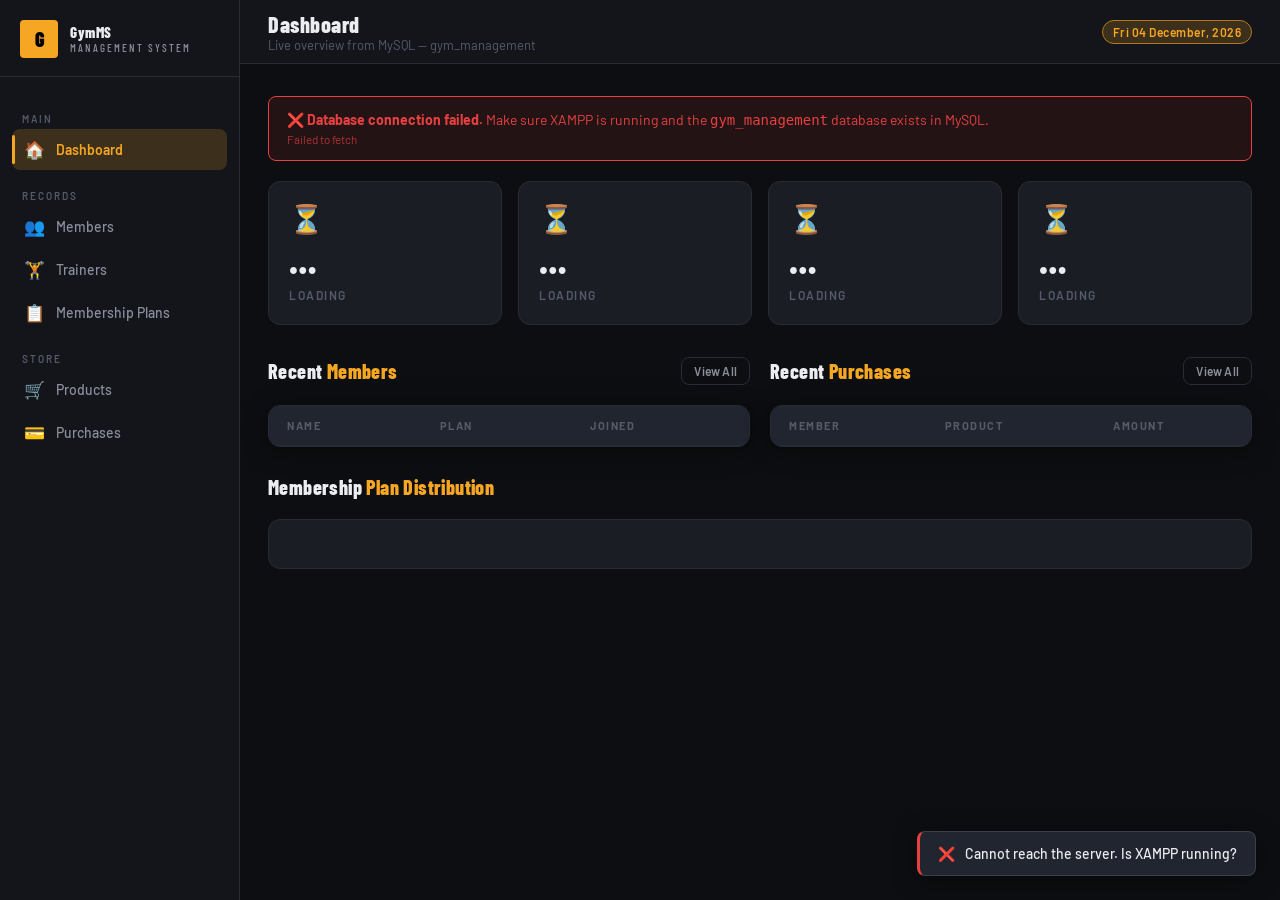
<file: frontend/index.html>
<!DOCTYPE html>
<html lang="en">
<head>
  <meta charset="UTF-8" />
  <meta name="viewport" content="width=device-width, initial-scale=1.0" />
  <title>Dashboard — GymMS</title>
  <link rel="stylesheet" href="css/style.css" />
</head>
<body>

  <!-- ── Sidebar ───────────────────────────────────────────── -->
  <aside class="sidebar">
    <div class="sidebar-logo">
      <div class="logo-icon">G</div>
      <div class="logo-text">GymMS <span>Management System</span></div>
    </div>
    <nav class="sidebar-nav">
      <div class="nav-label">Main</div>
      <a class="nav-item active" href="index.html">
        <span class="nav-icon">🏠</span> Dashboard
      </a>
      <div class="nav-label">Records</div>
      <a class="nav-item" href="pages/members.html">
        <span class="nav-icon">👥</span> Members
      </a>
      <a class="nav-item" href="pages/trainers.html">
        <span class="nav-icon">🏋️</span> Trainers
      </a>
      <a class="nav-item" href="pages/plans.html">
        <span class="nav-icon">📋</span> Membership Plans
      </a>
      <div class="nav-label">Store</div>
      <a class="nav-item" href="pages/products.html">
        <span class="nav-icon">🛒</span> Products
      </a>
      <a class="nav-item" href="pages/purchases.html">
        <span class="nav-icon">💳</span> Purchases
      </a>
    </nav>
  </aside>

  <!-- ── Main ──────────────────────────────────────────────── -->
  <div class="main-wrap">
    <header class="topbar">
      <div>
        <div class="topbar-title">Dashboard</div>
        <div class="topbar-subtitle">Live overview from MySQL — gym_management</div>
      </div>
      <div class="topbar-right">
        <span class="topbar-badge" id="today-date"></span>
      </div>
    </header>

    <main class="page-content">

      <!-- DB Connection Status -->
      <div id="db-status" style="margin-bottom:20px"></div>

      <!-- Stats Cards -->
      <div class="stats-grid" id="stats-grid">
        <!-- skeleton -->
        <div class="stat-card"><div class="stat-icon">⏳</div><div class="stat-value">…</div><div class="stat-label">Loading</div></div>
        <div class="stat-card"><div class="stat-icon">⏳</div><div class="stat-value">…</div><div class="stat-label">Loading</div></div>
        <div class="stat-card"><div class="stat-icon">⏳</div><div class="stat-value">…</div><div class="stat-label">Loading</div></div>
        <div class="stat-card"><div class="stat-icon">⏳</div><div class="stat-value">…</div><div class="stat-label">Loading</div></div>
      </div>

      <!-- Two-column: Recent members + Recent purchases -->
      <div style="display:grid;grid-template-columns:1fr 1fr;gap:20px;margin-bottom:28px">
        <div>
          <div class="section-header">
            <span class="section-title">Recent <span>Members</span></span>
            <a href="pages/members.html" class="btn btn-ghost btn-sm">View All</a>
          </div>
          <div class="table-wrap">
            <table>
              <thead><tr><th>Name</th><th>Plan</th><th>Joined</th></tr></thead>
              <tbody id="recent-members"></tbody>
            </table>
          </div>
        </div>
        <div>
          <div class="section-header">
            <span class="section-title">Recent <span>Purchases</span></span>
            <a href="pages/purchases.html" class="btn btn-ghost btn-sm">View All</a>
          </div>
          <div class="table-wrap">
            <table>
              <thead><tr><th>Member</th><th>Product</th><th>Amount</th></tr></thead>
              <tbody id="recent-purchases"></tbody>
            </table>
          </div>
        </div>
      </div>

      <!-- Plan Distribution -->
      <div class="section-header">
        <span class="section-title">Membership <span>Plan Distribution</span></span>
      </div>
      <div id="plan-bars" style="background:var(--bg-card);border:1px solid var(--border);border-radius:var(--radius-lg);padding:24px;"></div>

      <!-- Low Stock Alert -->
      <div id="low-stock-section" style="margin-top:28px"></div>

    </main>
  </div>

  <script src="js/app.js"></script>
  <script>
    document.getElementById('today-date').textContent =
      new Date().toLocaleDateString('en-IN', { weekday:'short', day:'2-digit', month:'long', year:'numeric' });

    async function loadDashboard() {
      const res = await apiGet('dashboard');

      if (!res.success) {
        document.getElementById('db-status').innerHTML = `
          <div style="background:rgba(232,64,64,0.1);border:1px solid var(--accent-red);border-radius:var(--radius-md);
            padding:14px 18px;color:var(--accent-red);font-size:14px">
            ❌ <strong>Database connection failed.</strong> Make sure XAMPP is running and
            the <code>gym_management</code> database exists in MySQL.
            <br><small style="opacity:0.7;margin-top:4px;display:block">${res.error || ''}</small>
          </div>`;
        return;
      }

      document.getElementById('db-status').innerHTML = `
        <div style="background:rgba(48,201,126,0.08);border:1px solid var(--accent-green);border-radius:var(--radius-md);
          padding:10px 18px;color:var(--accent-green);font-size:13px;display:flex;align-items:center;gap:8px">
          ✅ <strong>Connected to MySQL</strong> — database: <code style="color:var(--accent)">gym_management</code>
        </div>`;

      const s = res.stats;

      /* Stats cards */
      const cards = [
        { icon:'👥', value: s.total_members,             label:'Total Members'    },
        { icon:'🏋️', value: s.total_trainers,            label:'Active Trainers'  },
        { icon:'📋', value: s.total_plans,               label:'Membership Plans' },
        { icon:'🛒', value: s.total_products,            label:'Products'         },
        { icon:'💳', value: s.total_purchases,           label:'Total Purchases'  },
        { icon:'💰', value: fmt.currency(s.total_revenue),label:'Total Revenue'   },
      ];
      document.getElementById('stats-grid').innerHTML = cards.map(c => `
        <div class="stat-card">
          <div class="stat-icon">${c.icon}</div>
          <div class="stat-value">${c.value}</div>
          <div class="stat-label">${c.label}</div>
        </div>
      `).join('');

      /* Recent members */
      document.getElementById('recent-members').innerHTML =
        res.recent_members.length
          ? res.recent_members.map(m => `
              <tr>
                <td class="fw-bold">${m.name}</td>
                <td><span class="badge badge-amber">${m.plan_name || '—'}</span></td>
                <td class="td-muted">${fmt.date(m.join_date)}</td>
              </tr>`).join('')
          : '<tr><td colspan="3" class="td-muted" style="text-align:center;padding:24px">No members yet</td></tr>';

      /* Recent purchases */
      document.getElementById('recent-purchases').innerHTML =
        res.recent_purchases.length
          ? res.recent_purchases.map(p => `
              <tr>
                <td>${p.member_name}</td>
                <td class="td-muted">${p.product_name}</td>
                <td class="text-green fw-bold">${fmt.currency(p.total_price)}</td>
              </tr>`).join('')
          : '<tr><td colspan="3" class="td-muted" style="text-align:center;padding:24px">No purchases yet</td></tr>';

      /* Plan distribution bars */
      const maxCount = Math.max(...res.plan_distribution.map(p => +p.member_count), 1);
      const colors   = ['var(--accent)', 'var(--accent-green)', 'var(--accent-blue)', 'var(--accent-red)'];
      document.getElementById('plan-bars').innerHTML =
        res.plan_distribution.map((p, i) => `
          <div style="display:flex;align-items:center;gap:14px;margin-bottom:14px">
            <div style="width:110px;font-size:13px;font-weight:600;color:var(--text-secondary);flex-shrink:0">${p.plan_name}</div>
            <div style="flex:1;background:var(--bg-elevated);border-radius:4px;height:28px;overflow:hidden">
              <div style="height:100%;width:${(+p.member_count/maxCount)*100}%;background:${colors[i%colors.length]};
                border-radius:4px;display:flex;align-items:center;padding:0 10px;font-size:12px;font-weight:700;
                color:#000;min-width:32px;transition:width 0.6s ease">
                ${p.member_count}
              </div>
            </div>
            <div style="width:56px;text-align:right;font-size:12px;color:var(--text-muted)">${p.member_count} enrolled</div>
          </div>`).join('') || '<p class="text-muted">No plan data yet.</p>';

      /* Low stock alert */
      if (res.low_stock.length > 0) {
        document.getElementById('low-stock-section').innerHTML = `
          <div style="background:rgba(245,166,35,0.08);border:1px solid var(--accent-dim);border-radius:var(--radius-lg);padding:20px">
            <div class="section-title" style="margin-bottom:14px">⚠️ Low <span>Stock Alert</span></div>
            ${res.low_stock.map(p => `
              <div style="display:flex;justify-content:space-between;align-items:center;
                padding:10px 0;border-bottom:1px solid var(--border)">
                <span style="font-weight:600">${p.product_name}</span>
                <span class="badge badge-red">Only ${p.stock_quantity} left</span>
              </div>`).join('')}
          </div>`;
      }
    }

    loadDashboard();
  </script>
</body>
</html>
</file>
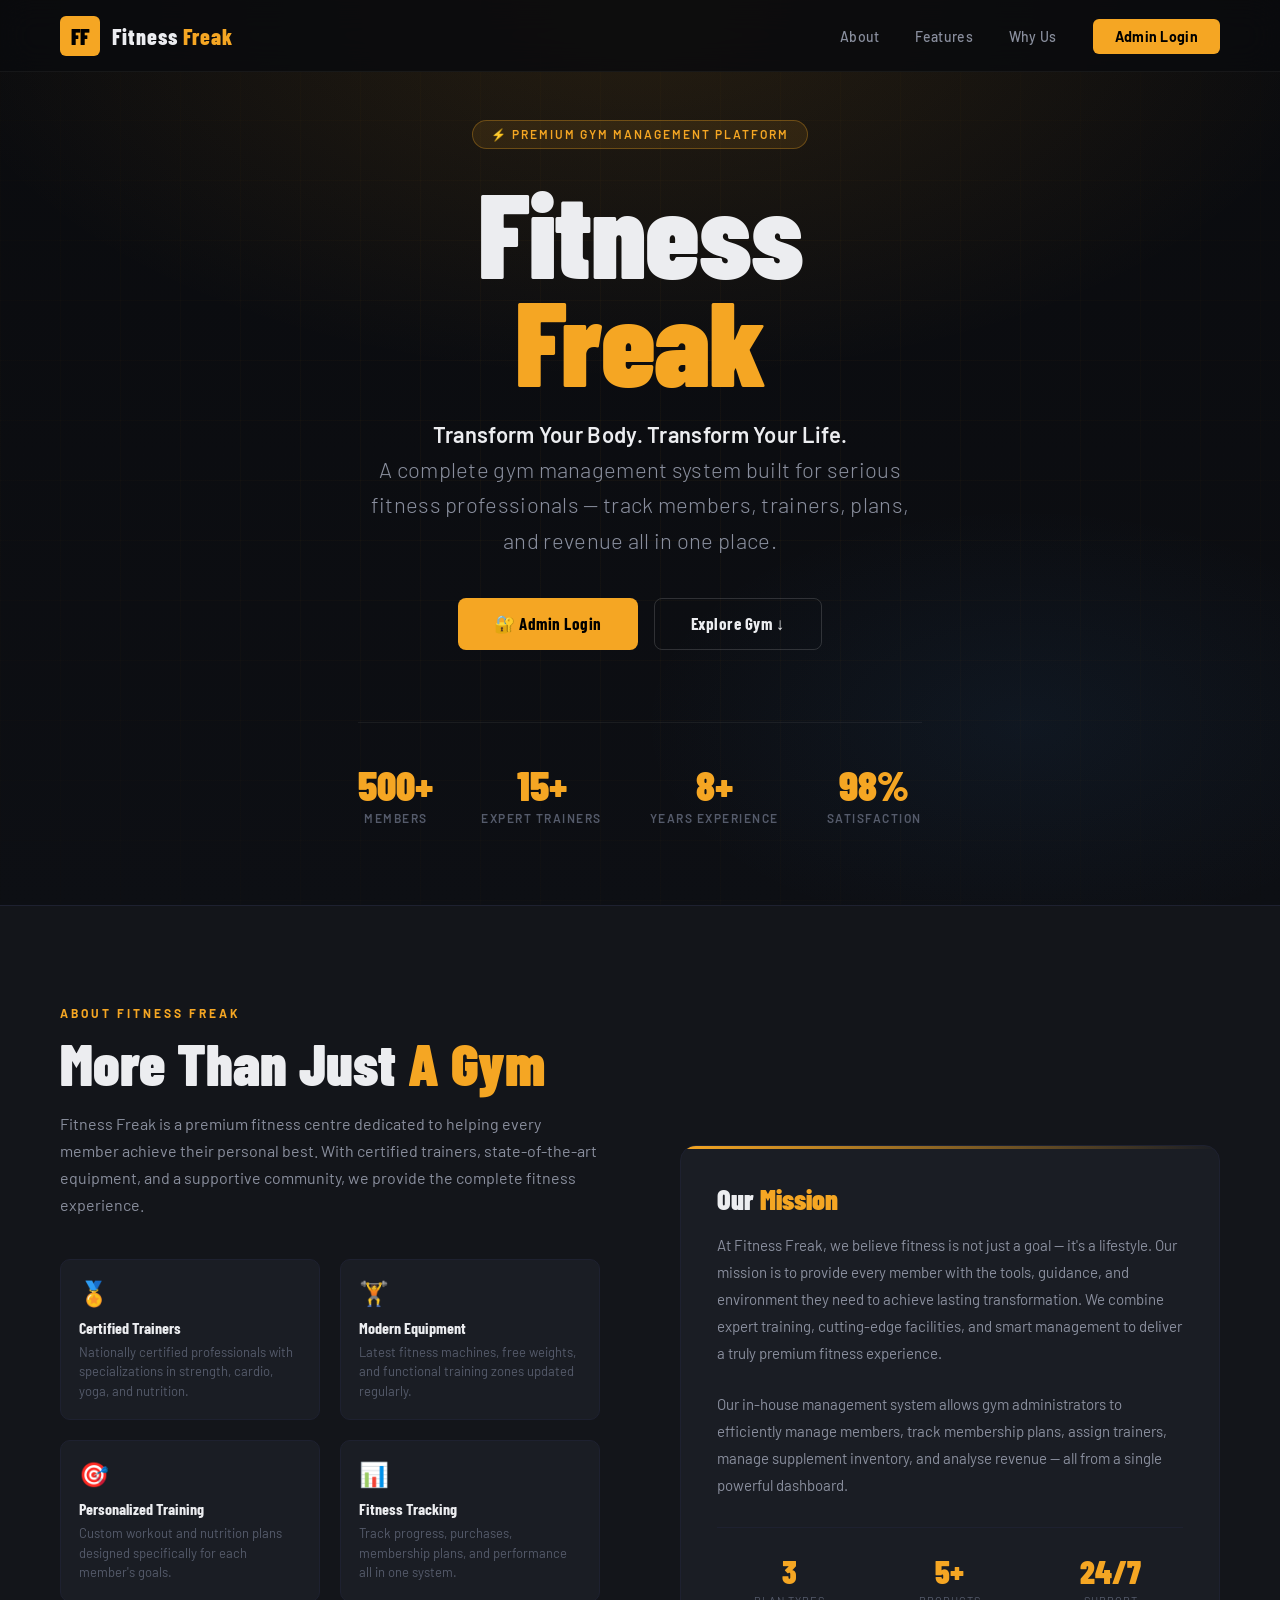
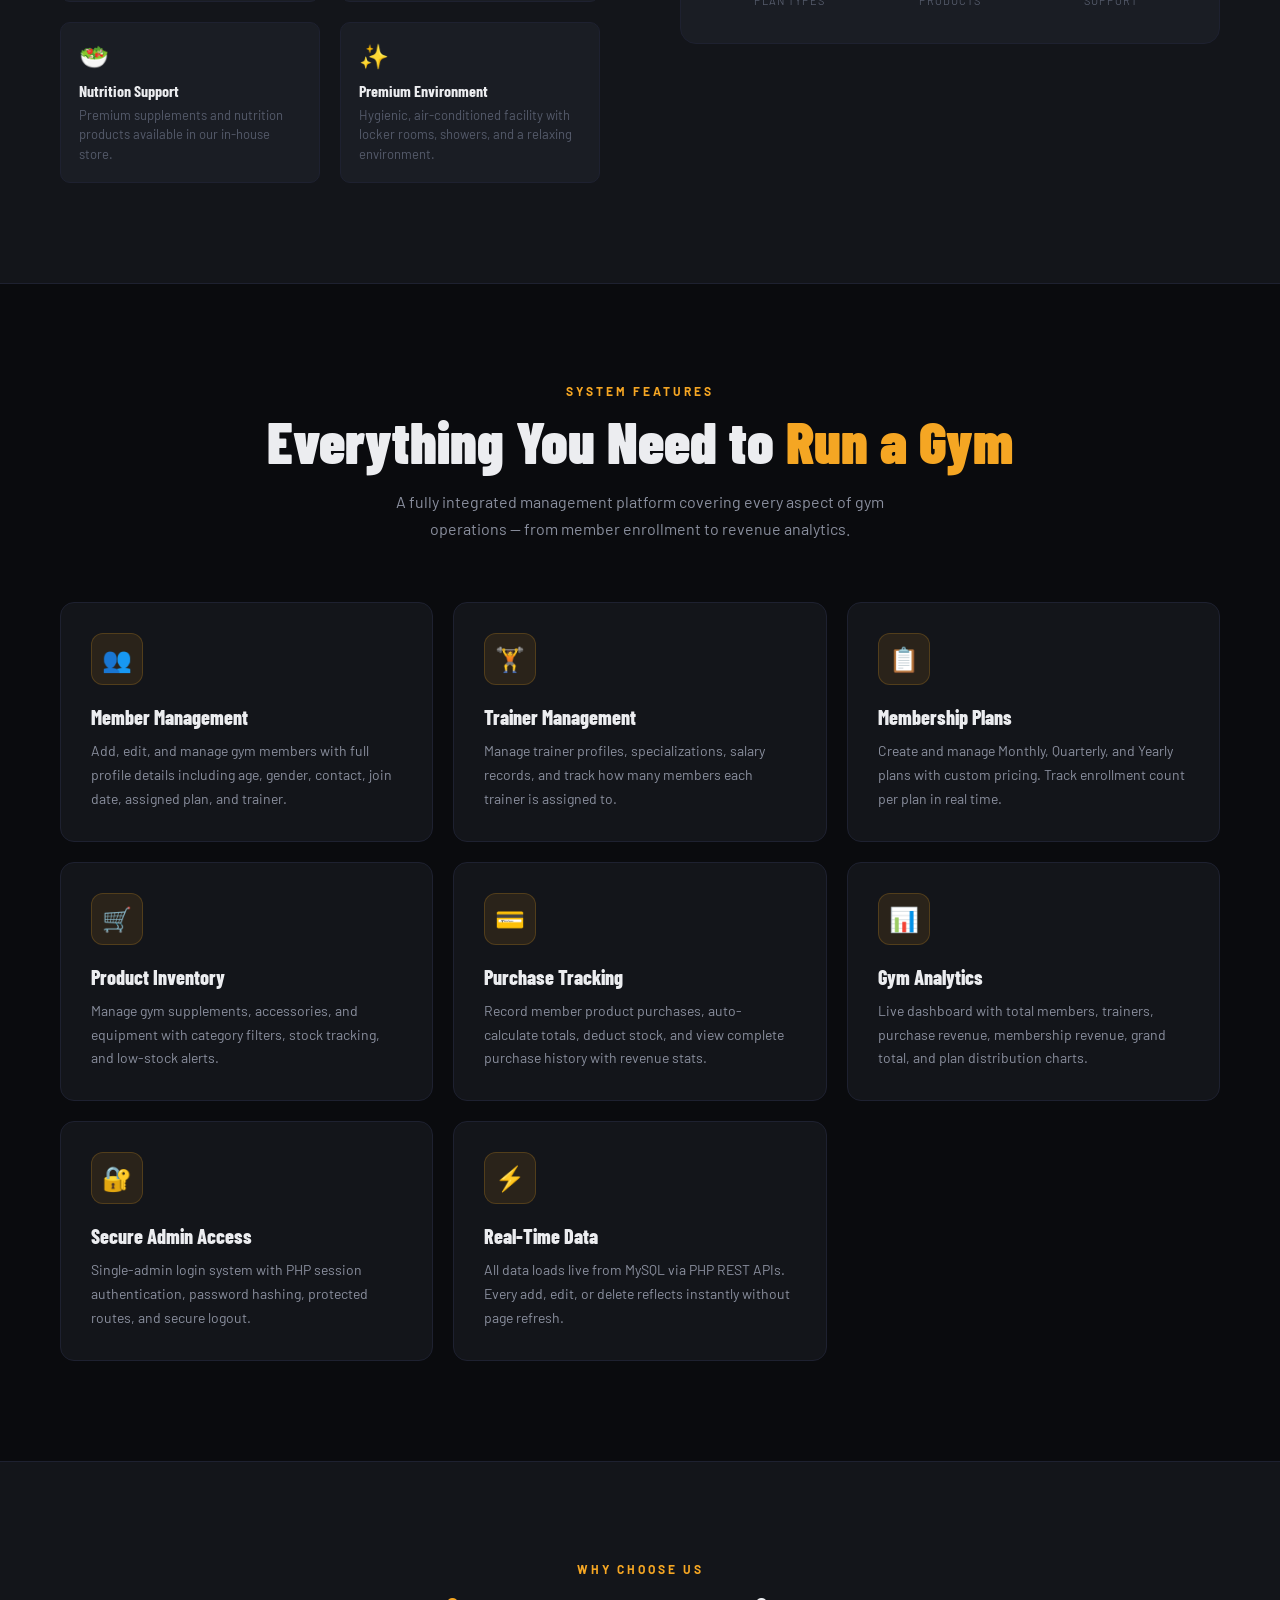
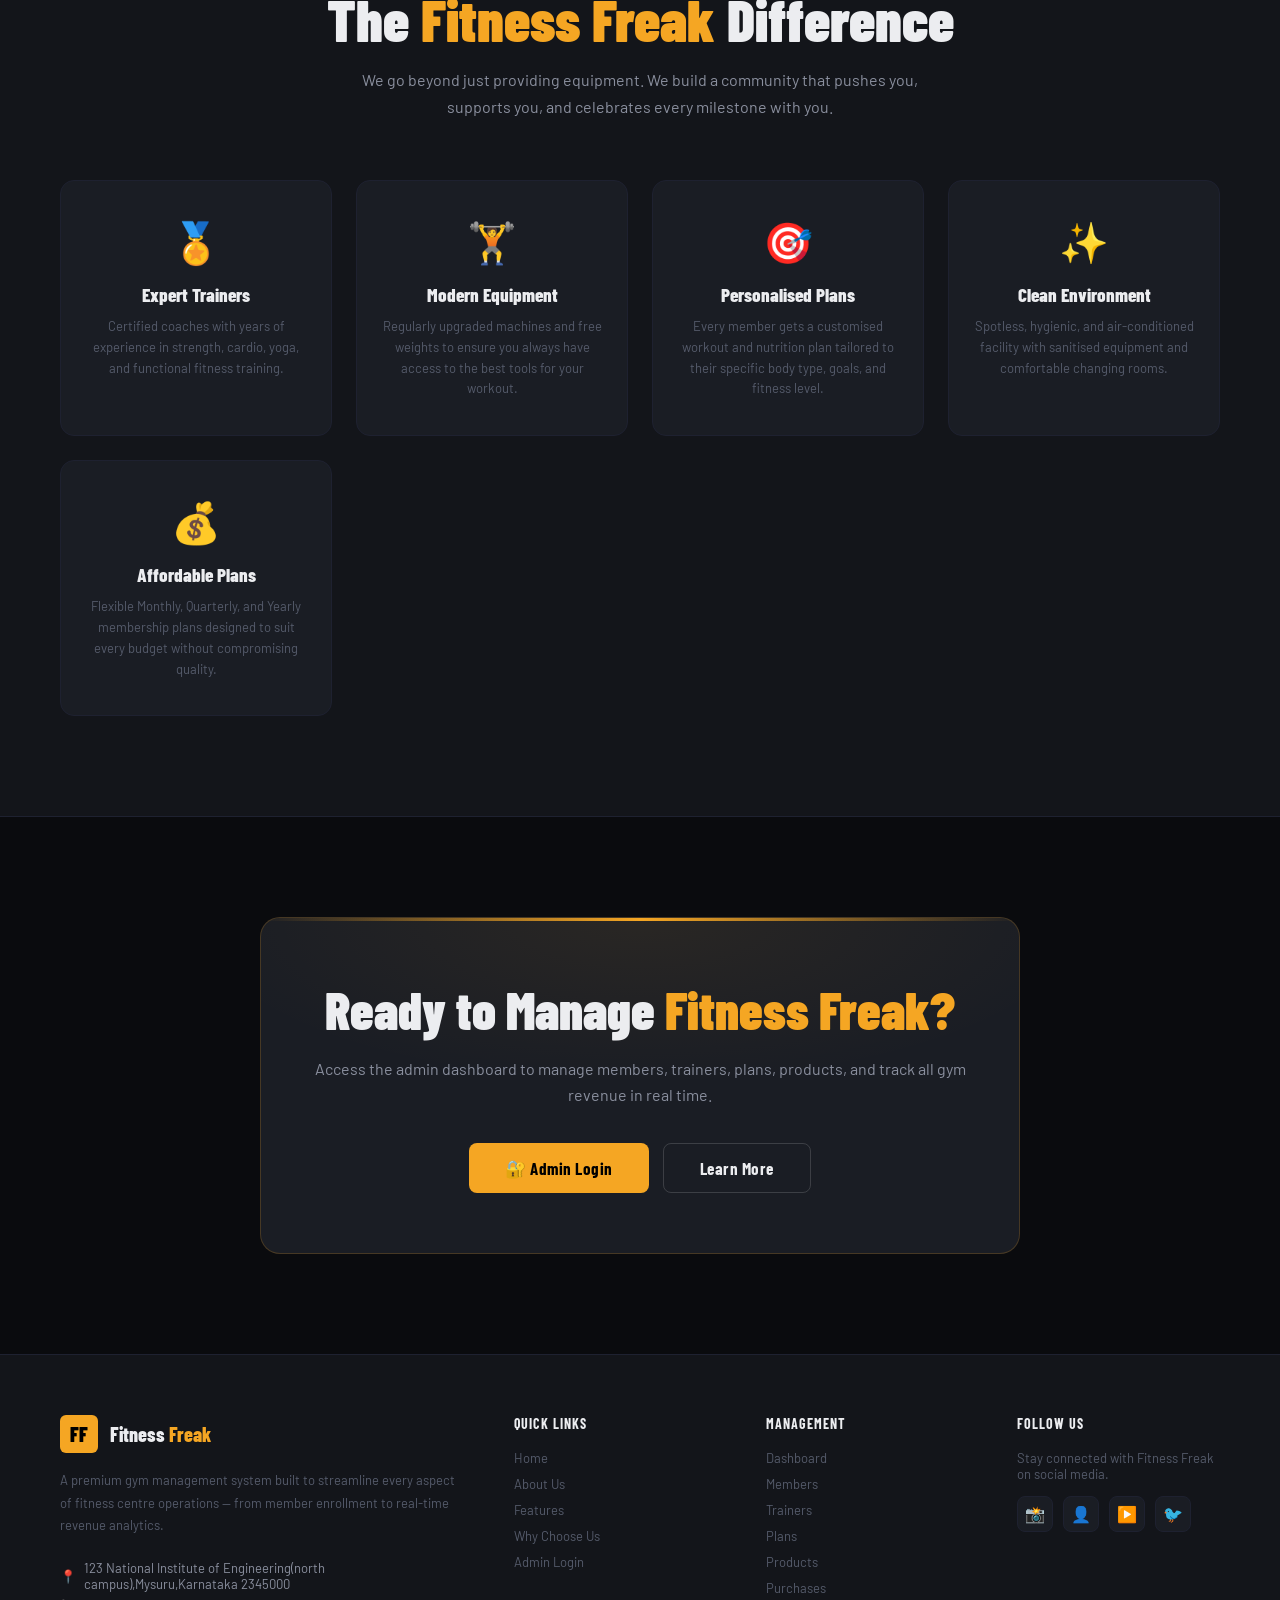
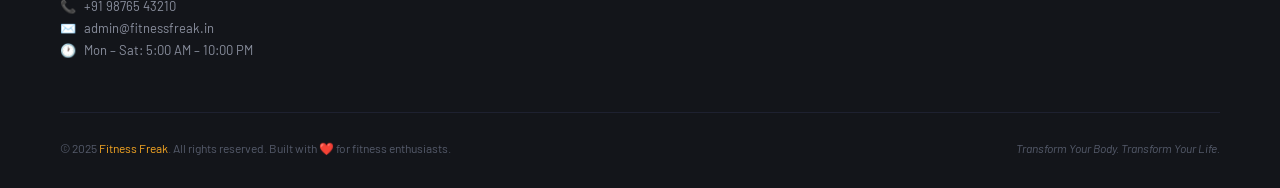
<file: frontend/landing.html>
<!DOCTYPE html>
<html lang="en">
<head>
  <meta charset="UTF-8" />
  <meta name="viewport" content="width=device-width, initial-scale=1.0" />
  <title>Fitness Freak — Transform Your Body. Transform Your Life.</title>
  <link rel="preconnect" href="https://fonts.googleapis.com" />
  <link rel="preconnect" href="https://fonts.gstatic.com" crossorigin />
  <link href="https://fonts.googleapis.com/css2?family=Barlow+Condensed:wght@400;600;700;800;900&family=Barlow:wght@300;400;500;600;700&display=swap" rel="stylesheet" />
  <style>
    *, *::before, *::after { box-sizing: border-box; margin: 0; padding: 0; }
    :root {
      --accent:      #f5a623;
      --accent-dim:  #b87a18;
      --accent-glow: rgba(245,166,35,0.18);
      --bg-dark:     #0a0b0e;
      --bg-card:     #13151a;
      --bg-elevated: #1a1d24;
      --text-primary:   #ecedf0;
      --text-secondary: #8a8f9e;
      --text-muted:     #555b6b;
      --border:      #1e2130;
      --font-display: 'Barlow Condensed', sans-serif;
      --font-body:    'Barlow', sans-serif;
    }
    html { scroll-behavior: smooth; }
    body {
      font-family: var(--font-body);
      background: var(--bg-dark);
      color: var(--text-primary);
      overflow-x: hidden;
    }
    a { text-decoration: none; color: inherit; }

    /* ── NAVBAR ─────────────────────────────────────────── */
    nav {
      position: fixed;
      top: 0; left: 0; right: 0;
      z-index: 999;
      padding: 0 60px;
      height: 72px;
      display: flex;
      align-items: center;
      justify-content: space-between;
      background: rgba(10,11,14,0.85);
      backdrop-filter: blur(16px);
      border-bottom: 1px solid rgba(255,255,255,0.05);
      transition: background 0.3s;
    }
    .nav-logo {
      display: flex;
      align-items: center;
      gap: 12px;
    }
    .nav-logo-icon {
      width: 40px; height: 40px;
      background: var(--accent);
      border-radius: 6px;
      display: grid;
      place-items: center;
      font-family: var(--font-display);
      font-weight: 900;
      font-size: 22px;
      color: #000;
      letter-spacing: -1px;
    }
    .nav-logo-text {
      font-family: var(--font-display);
      font-size: 22px;
      font-weight: 800;
      letter-spacing: 1px;
      color: var(--text-primary);
    }
    .nav-logo-text span { color: var(--accent); }
    .nav-links {
      display: flex;
      align-items: center;
      gap: 36px;
      list-style: none;
    }
    .nav-links a {
      font-size: 14px;
      font-weight: 500;
      color: var(--text-secondary);
      transition: color 0.2s;
      letter-spacing: 0.3px;
    }
    .nav-links a:hover { color: var(--text-primary); }
    .nav-cta {
      background: var(--accent);
      color: #000 !important;
      font-weight: 700 !important;
      padding: 9px 22px;
      border-radius: 6px;
      transition: background 0.2s, box-shadow 0.2s !important;
    }
    .nav-cta:hover {
      background: #ffc146 !important;
      box-shadow: 0 0 20px rgba(245,166,35,0.35) !important;
    }

    /* ── HERO ───────────────────────────────────────────── */
    .hero {
      min-height: 100vh;
      display: flex;
      align-items: center;
      justify-content: center;
      text-align: center;
      position: relative;
      overflow: hidden;
      padding: 120px 24px 80px;
    }
    .hero-bg {
      position: absolute;
      inset: 0;
      background:
        radial-gradient(ellipse 80% 60% at 50% 0%, rgba(245,166,35,0.12) 0%, transparent 70%),
        radial-gradient(ellipse 50% 40% at 80% 80%, rgba(59,141,224,0.07) 0%, transparent 60%),
        linear-gradient(180deg, #0a0b0e 0%, #0d0f14 100%);
    }
    .hero-grid {
      position: absolute;
      inset: 0;
      background-image:
        linear-gradient(rgba(245,166,35,0.04) 1px, transparent 1px),
        linear-gradient(90deg, rgba(245,166,35,0.04) 1px, transparent 1px);
      background-size: 60px 60px;
      mask-image: radial-gradient(ellipse 80% 80% at 50% 50%, black, transparent);
    }
    .hero-content {
      position: relative;
      z-index: 2;
      max-width: 860px;
    }
    .hero-badge {
      display: inline-flex;
      align-items: center;
      gap: 8px;
      background: rgba(245,166,35,0.1);
      border: 1px solid rgba(245,166,35,0.3);
      color: var(--accent);
      padding: 6px 18px;
      border-radius: 30px;
      font-size: 12px;
      font-weight: 600;
      letter-spacing: 2px;
      text-transform: uppercase;
      margin-bottom: 28px;
      animation: fadeInUp 0.6s ease both;
    }
    .hero-title {
      font-family: var(--font-display);
      font-size: clamp(64px, 10vw, 120px);
      font-weight: 900;
      line-height: 0.9;
      letter-spacing: -1px;
      color: var(--text-primary);
      margin-bottom: 10px;
      animation: fadeInUp 0.6s 0.1s ease both;
    }
    .hero-title .highlight {
      color: var(--accent);
      display: block;
    }
    .hero-tagline {
      font-size: clamp(16px, 2.5vw, 22px);
      font-weight: 300;
      color: var(--text-secondary);
      margin: 24px auto 40px;
      max-width: 560px;
      line-height: 1.6;
      letter-spacing: 0.3px;
      animation: fadeInUp 0.6s 0.2s ease both;
    }
    .hero-tagline strong {
      color: var(--text-primary);
      font-weight: 600;
    }
    .hero-actions {
      display: flex;
      gap: 16px;
      justify-content: center;
      flex-wrap: wrap;
      animation: fadeInUp 0.6s 0.3s ease both;
    }
    .btn-hero-primary {
      background: var(--accent);
      color: #000;
      font-family: var(--font-display);
      font-size: 17px;
      font-weight: 700;
      letter-spacing: 0.5px;
      padding: 14px 36px;
      border-radius: 8px;
      border: none;
      cursor: pointer;
      transition: all 0.2s;
      display: inline-flex;
      align-items: center;
      gap: 8px;
    }
    .btn-hero-primary:hover {
      background: #ffc146;
      box-shadow: 0 0 32px rgba(245,166,35,0.4);
      transform: translateY(-2px);
    }
    .btn-hero-ghost {
      background: transparent;
      color: var(--text-primary);
      font-family: var(--font-display);
      font-size: 17px;
      font-weight: 700;
      letter-spacing: 0.5px;
      padding: 14px 36px;
      border-radius: 8px;
      border: 1px solid rgba(255,255,255,0.15);
      cursor: pointer;
      transition: all 0.2s;
      display: inline-flex;
      align-items: center;
      gap: 8px;
    }
    .btn-hero-ghost:hover {
      background: rgba(255,255,255,0.06);
      border-color: rgba(255,255,255,0.3);
      transform: translateY(-2px);
    }
    .hero-stats {
      display: flex;
      gap: 48px;
      justify-content: center;
      margin-top: 72px;
      padding-top: 40px;
      border-top: 1px solid rgba(255,255,255,0.06);
      animation: fadeInUp 0.6s 0.4s ease both;
    }
    .hero-stat-value {
      font-family: var(--font-display);
      font-size: 42px;
      font-weight: 900;
      color: var(--accent);
      line-height: 1;
    }
    .hero-stat-label {
      font-size: 12px;
      text-transform: uppercase;
      letter-spacing: 1.5px;
      color: var(--text-muted);
      margin-top: 6px;
      font-weight: 600;
    }

    /* ── SECTIONS COMMON ────────────────────────────────── */
    section {
      padding: 100px 60px;
    }
    .section-eyebrow {
      font-size: 12px;
      font-weight: 700;
      letter-spacing: 3px;
      text-transform: uppercase;
      color: var(--accent);
      margin-bottom: 14px;
    }
    .section-heading {
      font-family: var(--font-display);
      font-size: clamp(36px, 5vw, 58px);
      font-weight: 900;
      line-height: 1;
      color: var(--text-primary);
      margin-bottom: 18px;
    }
    .section-heading span { color: var(--accent); }
    .section-sub {
      font-size: 16px;
      color: var(--text-secondary);
      max-width: 560px;
      line-height: 1.7;
    }
    .section-center {
      text-align: center;
    }
    .section-center .section-sub {
      margin: 0 auto;
    }

    /* ── ABOUT ──────────────────────────────────────────── */
    .about {
      background: var(--bg-card);
      border-top: 1px solid var(--border);
      border-bottom: 1px solid var(--border);
    }
    .about-inner {
      max-width: 1200px;
      margin: 0 auto;
      display: grid;
      grid-template-columns: 1fr 1fr;
      gap: 80px;
      align-items: center;
    }
    .about-features {
      display: grid;
      grid-template-columns: 1fr 1fr;
      gap: 20px;
      margin-top: 40px;
    }
    .about-feature {
      background: var(--bg-elevated);
      border: 1px solid var(--border);
      border-radius: 10px;
      padding: 18px;
      transition: border-color 0.2s, transform 0.2s;
    }
    .about-feature:hover {
      border-color: rgba(245,166,35,0.3);
      transform: translateY(-3px);
    }
    .about-feature-icon {
      font-size: 24px;
      margin-bottom: 10px;
    }
    .about-feature-title {
      font-family: var(--font-display);
      font-size: 16px;
      font-weight: 700;
      color: var(--text-primary);
      margin-bottom: 6px;
    }
    .about-feature-text {
      font-size: 13px;
      color: var(--text-muted);
      line-height: 1.5;
    }
    .about-right {
      position: relative;
    }
    .about-card {
      background: var(--bg-elevated);
      border: 1px solid var(--border);
      border-radius: 16px;
      padding: 36px;
      position: relative;
      overflow: hidden;
    }
    .about-card::before {
      content: '';
      position: absolute;
      top: 0; left: 0; right: 0;
      height: 3px;
      background: linear-gradient(90deg, var(--accent), transparent);
    }
    .about-card-title {
      font-family: var(--font-display);
      font-size: 28px;
      font-weight: 900;
      color: var(--text-primary);
      margin-bottom: 16px;
    }
    .about-card-title span { color: var(--accent); }
    .about-card p {
      font-size: 15px;
      color: var(--text-secondary);
      line-height: 1.8;
      margin-bottom: 24px;
    }
    .about-stat-row {
      display: grid;
      grid-template-columns: 1fr 1fr 1fr;
      gap: 16px;
      margin-top: 28px;
      padding-top: 24px;
      border-top: 1px solid var(--border);
    }
    .about-stat {
      text-align: center;
    }
    .about-stat-val {
      font-family: var(--font-display);
      font-size: 32px;
      font-weight: 900;
      color: var(--accent);
    }
    .about-stat-lbl {
      font-size: 11px;
      color: var(--text-muted);
      text-transform: uppercase;
      letter-spacing: 1px;
      margin-top: 4px;
    }

    /* ── FEATURES ───────────────────────────────────────── */
    .features { background: var(--bg-dark); }
    .features-inner {
      max-width: 1200px;
      margin: 0 auto;
    }
    .features-grid {
      display: grid;
      grid-template-columns: repeat(auto-fill, minmax(300px, 1fr));
      gap: 20px;
      margin-top: 60px;
    }
    .feature-card {
      background: var(--bg-card);
      border: 1px solid var(--border);
      border-radius: 14px;
      padding: 30px;
      transition: border-color 0.2s, transform 0.2s, box-shadow 0.2s;
      position: relative;
      overflow: hidden;
    }
    .feature-card::after {
      content: '';
      position: absolute;
      bottom: 0; left: 0; right: 0;
      height: 2px;
      background: linear-gradient(90deg, var(--accent), transparent);
      transform: scaleX(0);
      transform-origin: left;
      transition: transform 0.3s ease;
    }
    .feature-card:hover {
      border-color: rgba(245,166,35,0.25);
      transform: translateY(-4px);
      box-shadow: 0 12px 40px rgba(0,0,0,0.4);
    }
    .feature-card:hover::after { transform: scaleX(1); }
    .feature-icon {
      width: 52px; height: 52px;
      background: rgba(245,166,35,0.1);
      border: 1px solid rgba(245,166,35,0.2);
      border-radius: 12px;
      display: grid;
      place-items: center;
      font-size: 24px;
      margin-bottom: 20px;
    }
    .feature-title {
      font-family: var(--font-display);
      font-size: 20px;
      font-weight: 800;
      color: var(--text-primary);
      margin-bottom: 10px;
    }
    .feature-desc {
      font-size: 14px;
      color: var(--text-secondary);
      line-height: 1.7;
    }

    /* ── WHY CHOOSE US ──────────────────────────────────── */
    .why {
      background: var(--bg-card);
      border-top: 1px solid var(--border);
      border-bottom: 1px solid var(--border);
    }
    .why-inner {
      max-width: 1200px;
      margin: 0 auto;
    }
    .why-grid {
      display: grid;
      grid-template-columns: repeat(auto-fill, minmax(220px, 1fr));
      gap: 24px;
      margin-top: 60px;
    }
    .why-card {
      text-align: center;
      padding: 36px 24px;
      background: var(--bg-elevated);
      border: 1px solid var(--border);
      border-radius: 14px;
      transition: border-color 0.2s, transform 0.2s;
    }
    .why-card:hover {
      border-color: rgba(245,166,35,0.3);
      transform: translateY(-4px);
    }
    .why-icon {
      font-size: 40px;
      margin-bottom: 16px;
    }
    .why-title {
      font-family: var(--font-display);
      font-size: 19px;
      font-weight: 800;
      color: var(--text-primary);
      margin-bottom: 10px;
    }
    .why-text {
      font-size: 13px;
      color: var(--text-muted);
      line-height: 1.6;
    }

    /* ── CTA BANNER ─────────────────────────────────────── */
    .cta-banner {
      background: var(--bg-dark);
      padding: 100px 60px;
    }
    .cta-inner {
      max-width: 760px;
      margin: 0 auto;
      text-align: center;
      background: var(--bg-elevated);
      border: 1px solid rgba(245,166,35,0.2);
      border-radius: 20px;
      padding: 60px 48px;
      position: relative;
      overflow: hidden;
    }
    .cta-inner::before {
      content: '';
      position: absolute;
      top: 0; left: 0; right: 0;
      height: 3px;
      background: linear-gradient(90deg, transparent, var(--accent), transparent);
    }
    .cta-inner::after {
      content: '';
      position: absolute;
      inset: 0;
      background: radial-gradient(ellipse 60% 50% at 50% 0%, rgba(245,166,35,0.07), transparent);
      pointer-events: none;
    }
    .cta-title {
      font-family: var(--font-display);
      font-size: clamp(32px, 5vw, 52px);
      font-weight: 900;
      color: var(--text-primary);
      margin-bottom: 16px;
      position: relative;
      z-index: 1;
    }
    .cta-title span { color: var(--accent); }
    .cta-sub {
      font-size: 16px;
      color: var(--text-secondary);
      margin-bottom: 36px;
      line-height: 1.6;
      position: relative;
      z-index: 1;
    }
    .cta-actions {
      display: flex;
      gap: 14px;
      justify-content: center;
      flex-wrap: wrap;
      position: relative;
      z-index: 1;
    }

    /* ── FOOTER ─────────────────────────────────────────── */
    footer {
      background: var(--bg-card);
      border-top: 1px solid var(--border);
      padding: 60px 60px 32px;
    }
    .footer-inner {
      max-width: 1200px;
      margin: 0 auto;
    }
    .footer-top {
      display: grid;
      grid-template-columns: 2fr 1fr 1fr 1fr;
      gap: 48px;
      margin-bottom: 48px;
    }
    .footer-brand-logo {
      display: flex;
      align-items: center;
      gap: 12px;
      margin-bottom: 16px;
    }
    .footer-brand-icon {
      width: 38px; height: 38px;
      background: var(--accent);
      border-radius: 6px;
      display: grid;
      place-items: center;
      font-family: var(--font-display);
      font-weight: 900;
      font-size: 20px;
      color: #000;
    }
    .footer-brand-name {
      font-family: var(--font-display);
      font-size: 20px;
      font-weight: 800;
      color: var(--text-primary);
    }
    .footer-brand-name span { color: var(--accent); }
    .footer-brand-desc {
      font-size: 13px;
      color: var(--text-muted);
      line-height: 1.7;
      margin-bottom: 24px;
    }
    .footer-contact p {
      font-size: 13px;
      color: var(--text-muted);
      margin-bottom: 6px;
      display: flex;
      align-items: center;
      gap: 8px;
    }
    .footer-contact p span { color: var(--text-secondary); }
    .footer-heading {
      font-family: var(--font-display);
      font-size: 14px;
      font-weight: 700;
      letter-spacing: 1px;
      text-transform: uppercase;
      color: var(--text-primary);
      margin-bottom: 18px;
    }
    .footer-links {
      display: flex;
      flex-direction: column;
      gap: 10px;
    }
    .footer-links a {
      font-size: 13px;
      color: var(--text-muted);
      transition: color 0.2s;
    }
    .footer-links a:hover { color: var(--accent); }
    .footer-social {
      display: flex;
      gap: 10px;
      margin-top: 8px;
    }
    .social-btn {
      width: 36px; height: 36px;
      background: var(--bg-elevated);
      border: 1px solid var(--border);
      border-radius: 8px;
      display: grid;
      place-items: center;
      font-size: 16px;
      cursor: pointer;
      transition: border-color 0.2s, background 0.2s;
    }
    .social-btn:hover {
      border-color: rgba(245,166,35,0.4);
      background: rgba(245,166,35,0.08);
    }
    .footer-bottom {
      padding-top: 28px;
      border-top: 1px solid var(--border);
      display: flex;
      align-items: center;
      justify-content: space-between;
      flex-wrap: wrap;
      gap: 12px;
    }
    .footer-copy {
      font-size: 12px;
      color: var(--text-muted);
    }
    .footer-copy span { color: var(--accent); }
    .footer-tagline {
      font-size: 12px;
      color: var(--text-muted);
      font-style: italic;
    }

    /* ── ANIMATIONS ─────────────────────────────────────── */
    @keyframes fadeInUp {
      from { opacity: 0; transform: translateY(24px); }
      to   { opacity: 1; transform: translateY(0); }
    }
    .animate {
      opacity: 0;
      transform: translateY(28px);
      transition: opacity 0.6s ease, transform 0.6s ease;
    }
    .animate.visible {
      opacity: 1;
      transform: translateY(0);
    }

    /* ── RESPONSIVE ─────────────────────────────────────── */
    @media (max-width: 900px) {
      nav { padding: 0 24px; }
      .nav-links { display: none; }
      section { padding: 72px 24px; }
      .about-inner { grid-template-columns: 1fr; gap: 48px; }
      .footer-top { grid-template-columns: 1fr 1fr; gap: 32px; }
      .hero-stats { gap: 28px; }
      .cta-inner { padding: 40px 24px; }
      footer { padding: 48px 24px 24px; }
    }
    @media (max-width: 600px) {
      .hero-stats { flex-wrap: wrap; gap: 24px; }
      .footer-top { grid-template-columns: 1fr; }
      .about-features { grid-template-columns: 1fr; }
    }
  </style>
</head>
<body>

  <!-- ── NAVBAR ──────────────────────────────────────────── -->
  <nav>
    <div class="nav-logo">
      <div class="nav-logo-icon">FF</div>
      <div class="nav-logo-text">Fitness <span>Freak</span></div>
    </div>
    <ul class="nav-links">
      <li><a href="#about">About</a></li>
      <li><a href="#features">Features</a></li>
      <li><a href="#why">Why Us</a></li>
      <li><a href="login.html" class="nav-cta">Admin Login</a></li>
    </ul>
  </nav>

  <!-- ── HERO ────────────────────────────────────────────── -->
  <section class="hero" id="home">
    <div class="hero-bg"></div>
    <div class="hero-grid"></div>
    <div class="hero-content">
      <div class="hero-badge">⚡ Premium Gym Management Platform</div>
      <h1 class="hero-title">
        Fitness
        <span class="highlight">Freak</span>
      </h1>
      <p class="hero-tagline">
        <strong>Transform Your Body. Transform Your Life.</strong><br />
        A complete gym management system built for serious fitness professionals — track members, trainers, plans, and revenue all in one place.
      </p>
      <div class="hero-actions">
        <a href="login.html" class="btn-hero-primary">🔐 Admin Login</a>
        <a href="#about" class="btn-hero-ghost">Explore Gym ↓</a>
      </div>
      <div class="hero-stats">
        <div>
          <div class="hero-stat-value">500+</div>
          <div class="hero-stat-label">Members</div>
        </div>
        <div>
          <div class="hero-stat-value">15+</div>
          <div class="hero-stat-label">Expert Trainers</div>
        </div>
        <div>
          <div class="hero-stat-value">8+</div>
          <div class="hero-stat-label">Years Experience</div>
        </div>
        <div>
          <div class="hero-stat-value">98%</div>
          <div class="hero-stat-label">Satisfaction</div>
        </div>
      </div>
    </div>
  </section>

  <!-- ── ABOUT ────────────────────────────────────────────── -->
  <section class="about" id="about">
    <div class="about-inner">
      <div class="about-left animate">
        <div class="section-eyebrow">About Fitness Freak</div>
        <h2 class="section-heading">More Than Just <span>A Gym</span></h2>
        <p class="section-sub">
          Fitness Freak is a premium fitness centre dedicated to helping every member achieve their personal best. With certified trainers, state-of-the-art equipment, and a supportive community, we provide the complete fitness experience.
        </p>
        <div class="about-features">
          <div class="about-feature">
            <div class="about-feature-icon">🏅</div>
            <div class="about-feature-title">Certified Trainers</div>
            <div class="about-feature-text">Nationally certified professionals with specializations in strength, cardio, yoga, and nutrition.</div>
          </div>
          <div class="about-feature">
            <div class="about-feature-icon">🏋️</div>
            <div class="about-feature-title">Modern Equipment</div>
            <div class="about-feature-text">Latest fitness machines, free weights, and functional training zones updated regularly.</div>
          </div>
          <div class="about-feature">
            <div class="about-feature-icon">🎯</div>
            <div class="about-feature-title">Personalized Training</div>
            <div class="about-feature-text">Custom workout and nutrition plans designed specifically for each member's goals.</div>
          </div>
          <div class="about-feature">
            <div class="about-feature-icon">📊</div>
            <div class="about-feature-title">Fitness Tracking</div>
            <div class="about-feature-text">Track progress, purchases, membership plans, and performance all in one system.</div>
          </div>
          <div class="about-feature">
            <div class="about-feature-icon">🥗</div>
            <div class="about-feature-title">Nutrition Support</div>
            <div class="about-feature-text">Premium supplements and nutrition products available in our in-house store.</div>
          </div>
          <div class="about-feature">
            <div class="about-feature-icon">✨</div>
            <div class="about-feature-title">Premium Environment</div>
            <div class="about-feature-text">Hygienic, air-conditioned facility with locker rooms, showers, and a relaxing environment.</div>
          </div>
        </div>
      </div>
      <div class="about-right animate">
        <div class="about-card">
          <div class="about-card-title">Our <span>Mission</span></div>
          <p>
            At Fitness Freak, we believe fitness is not just a goal — it's a lifestyle. Our mission is to provide every member with the tools, guidance, and environment they need to achieve lasting transformation. We combine expert training, cutting-edge facilities, and smart management to deliver a truly premium fitness experience.
          </p>
          <p>
            Our in-house management system allows gym administrators to efficiently manage members, track membership plans, assign trainers, manage supplement inventory, and analyse revenue — all from a single powerful dashboard.
          </p>
          <div class="about-stat-row">
            <div class="about-stat">
              <div class="about-stat-val">3</div>
              <div class="about-stat-lbl">Plan Types</div>
            </div>
            <div class="about-stat">
              <div class="about-stat-val">5+</div>
              <div class="about-stat-lbl">Products</div>
            </div>
            <div class="about-stat">
              <div class="about-stat-val">24/7</div>
              <div class="about-stat-lbl">Support</div>
            </div>
          </div>
        </div>
      </div>
    </div>
  </section>

  <!-- ── FEATURES ─────────────────────────────────────────── -->
  <section class="features" id="features">
    <div class="features-inner">
      <div class="section-center animate">
        <div class="section-eyebrow">System Features</div>
        <h2 class="section-heading">Everything You Need to <span>Run a Gym</span></h2>
        <p class="section-sub">A fully integrated management platform covering every aspect of gym operations — from member enrollment to revenue analytics.</p>
      </div>
      <div class="features-grid">
        <div class="feature-card animate">
          <div class="feature-icon">👥</div>
          <div class="feature-title">Member Management</div>
          <div class="feature-desc">Add, edit, and manage gym members with full profile details including age, gender, contact, join date, assigned plan, and trainer.</div>
        </div>
        <div class="feature-card animate">
          <div class="feature-icon">🏋️</div>
          <div class="feature-title">Trainer Management</div>
          <div class="feature-desc">Manage trainer profiles, specializations, salary records, and track how many members each trainer is assigned to.</div>
        </div>
        <div class="feature-card animate">
          <div class="feature-icon">📋</div>
          <div class="feature-title">Membership Plans</div>
          <div class="feature-desc">Create and manage Monthly, Quarterly, and Yearly plans with custom pricing. Track enrollment count per plan in real time.</div>
        </div>
        <div class="feature-card animate">
          <div class="feature-icon">🛒</div>
          <div class="feature-title">Product Inventory</div>
          <div class="feature-desc">Manage gym supplements, accessories, and equipment with category filters, stock tracking, and low-stock alerts.</div>
        </div>
        <div class="feature-card animate">
          <div class="feature-icon">💳</div>
          <div class="feature-title">Purchase Tracking</div>
          <div class="feature-desc">Record member product purchases, auto-calculate totals, deduct stock, and view complete purchase history with revenue stats.</div>
        </div>
        <div class="feature-card animate">
          <div class="feature-icon">📊</div>
          <div class="feature-title">Gym Analytics</div>
          <div class="feature-desc">Live dashboard with total members, trainers, purchase revenue, membership revenue, grand total, and plan distribution charts.</div>
        </div>
        <div class="feature-card animate">
          <div class="feature-icon">🔐</div>
          <div class="feature-title">Secure Admin Access</div>
          <div class="feature-desc">Single-admin login system with PHP session authentication, password hashing, protected routes, and secure logout.</div>
        </div>
        <div class="feature-card animate">
          <div class="feature-icon">⚡</div>
          <div class="feature-title">Real-Time Data</div>
          <div class="feature-desc">All data loads live from MySQL via PHP REST APIs. Every add, edit, or delete reflects instantly without page refresh.</div>
        </div>
      </div>
    </div>
  </section>

  <!-- ── WHY CHOOSE US ────────────────────────────────────── -->
  <section class="why" id="why">
    <div class="why-inner">
      <div class="section-center animate">
        <div class="section-eyebrow">Why Choose Us</div>
        <h2 class="section-heading">The <span>Fitness Freak</span> Difference</h2>
        <p class="section-sub">We go beyond just providing equipment. We build a community that pushes you, supports you, and celebrates every milestone with you.</p>
      </div>
      <div class="why-grid">
        <div class="why-card animate">
          <div class="why-icon">🏅</div>
          <div class="why-title">Expert Trainers</div>
          <div class="why-text">Certified coaches with years of experience in strength, cardio, yoga, and functional fitness training.</div>
        </div>
        <div class="why-card animate">
          <div class="why-icon">🏋️</div>
          <div class="why-title">Modern Equipment</div>
          <div class="why-text">Regularly upgraded machines and free weights to ensure you always have access to the best tools for your workout.</div>
        </div>
        <div class="why-card animate">
          <div class="why-icon">🎯</div>
          <div class="why-title">Personalised Plans</div>
          <div class="why-text">Every member gets a customised workout and nutrition plan tailored to their specific body type, goals, and fitness level.</div>
        </div>
        <div class="why-card animate">
          <div class="why-icon">✨</div>
          <div class="why-title">Clean Environment</div>
          <div class="why-text">Spotless, hygienic, and air-conditioned facility with sanitised equipment and comfortable changing rooms.</div>
        </div>
        <div class="why-card animate">
          <div class="why-icon">💰</div>
          <div class="why-title">Affordable Plans</div>
          <div class="why-text">Flexible Monthly, Quarterly, and Yearly membership plans designed to suit every budget without compromising quality.</div>
        </div>
      </div>
    </div>
  </section>

  <!-- ── CTA BANNER ───────────────────────────────────────── -->
  <section class="cta-banner">
    <div class="cta-inner animate">
      <h2 class="cta-title">Ready to Manage <span>Fitness Freak?</span></h2>
      <p class="cta-sub">Access the admin dashboard to manage members, trainers, plans, products, and track all gym revenue in real time.</p>
      <div class="cta-actions">
        <a href="login.html" class="btn-hero-primary">🔐 Admin Login</a>
        <a href="#about" class="btn-hero-ghost">Learn More</a>
      </div>
    </div>
  </section>

  <!-- ── FOOTER ───────────────────────────────────────────── -->
  <footer>
    <div class="footer-inner">
      <div class="footer-top">
        <div>
          <div class="footer-brand-logo">
            <div class="footer-brand-icon">FF</div>
            <div class="footer-brand-name">Fitness <span>Freak</span></div>
          </div>
          <p class="footer-brand-desc">
            A premium gym management system built to streamline every aspect of fitness centre operations — from member enrollment to real-time revenue analytics.
          </p>
          <div class="footer-contact">
            <p>📍 <span>123 National Institute of Engineering(north campus),Mysuru,Karnataka 2345000</span></p>
            <p>📞 <span>+91 98765 43210</span></p>
            <p>✉️ <span>admin@fitnessfreak.in</span></p>
            <p>🕐 <span>Mon – Sat: 5:00 AM – 10:00 PM</span></p>
          </div>
        </div>
        <div>
          <div class="footer-heading">Quick Links</div>
          <div class="footer-links">
            <a href="#home">Home</a>
            <a href="#about">About Us</a>
            <a href="#features">Features</a>
            <a href="#why">Why Choose Us</a>
            <a href="login.html">Admin Login</a>
          </div>
        </div>
        <div>
          <div class="footer-heading">Management</div>
          <div class="footer-links">
            <a href="login.html">Dashboard</a>
            <a href="login.html">Members</a>
            <a href="login.html">Trainers</a>
            <a href="login.html">Plans</a>
            <a href="login.html">Products</a>
            <a href="login.html">Purchases</a>
          </div>
        </div>
        <div>
          <div class="footer-heading">Follow Us</div>
          <p style="font-size:13px;color:var(--text-muted);margin-bottom:14px">Stay connected with Fitness Freak on social media.</p>
          <div class="footer-social">
            <div class="social-btn" title="Instagram">📸</div>
            <div class="social-btn" title="Facebook">👤</div>
            <div class="social-btn" title="YouTube">▶️</div>
            <div class="social-btn" title="Twitter/X">🐦</div>
          </div>
        </div>
      </div>
      <div class="footer-bottom">
        <div class="footer-copy">
          © 2025 <span>Fitness Freak</span>. All rights reserved. Built with ❤️ for fitness enthusiasts.
        </div>
        <div class="footer-tagline">Transform Your Body. Transform Your Life.</div>
      </div>
    </div>
  </footer>

  <script>
    // Scroll animation observer
    const observer = new IntersectionObserver((entries) => {
      entries.forEach(e => {
        if (e.isIntersecting) {
          e.target.classList.add('visible');
        }
      });
    }, { threshold: 0.12 });

    document.querySelectorAll('.animate').forEach(el => observer.observe(el));
  </script>
</body>
</html>
</file>
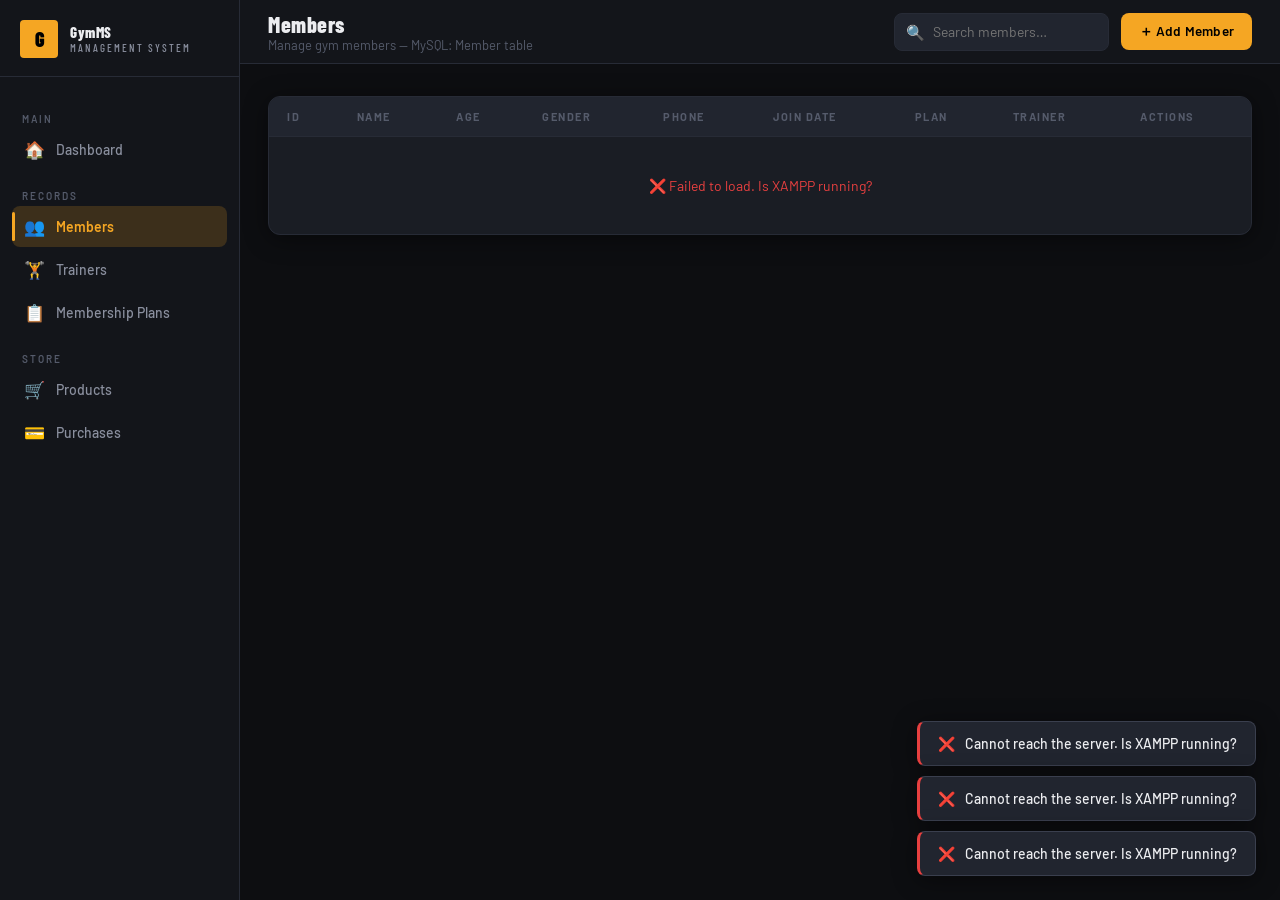
<file: frontend/pages/members.html>
<!DOCTYPE html>
<html lang="en">
<head>
  <meta charset="UTF-8" />
  <meta name="viewport" content="width=device-width, initial-scale=1.0" />
  <title>Members — GymMS</title>
  <link rel="stylesheet" href="../css/style.css" />
</head>
<body>

  <aside class="sidebar">
    <div class="sidebar-logo">
      <div class="logo-icon">G</div>
      <div class="logo-text">GymMS <span>Management System</span></div>
    </div>
    <nav class="sidebar-nav">
      <div class="nav-label">Main</div>
      <a class="nav-item" href="../index.html"><span class="nav-icon">🏠</span> Dashboard</a>
      <div class="nav-label">Records</div>
      <a class="nav-item active" href="members.html"><span class="nav-icon">👥</span> Members</a>
      <a class="nav-item" href="trainers.html"><span class="nav-icon">🏋️</span> Trainers</a>
      <a class="nav-item" href="plans.html"><span class="nav-icon">📋</span> Membership Plans</a>
      <div class="nav-label">Store</div>
      <a class="nav-item" href="products.html"><span class="nav-icon">🛒</span> Products</a>
      <a class="nav-item" href="purchases.html"><span class="nav-icon">💳</span> Purchases</a>
    </nav>
  </aside>

  <div class="main-wrap">
    <header class="topbar">
      <div>
        <div class="topbar-title">Members</div>
        <div class="topbar-subtitle">Manage gym members — MySQL: Member table</div>
      </div>
      <div class="topbar-right">
        <div class="search-bar">
          <span class="search-icon">🔍</span>
          <input type="text" id="search-input" placeholder="Search members…" />
        </div>
        <button class="btn btn-primary" onclick="openModal('add-modal')">＋ Add Member</button>
      </div>
    </header>

    <main class="page-content">
      <div class="table-wrap">
        <table id="members-table">
          <thead>
            <tr>
              <th>ID</th><th>Name</th><th>Age</th><th>Gender</th>
              <th>Phone</th><th>Join Date</th><th>Plan</th><th>Trainer</th><th>Actions</th>
            </tr>
          </thead>
          <tbody id="members-tbody">
            <tr><td colspan="9" style="text-align:center;padding:40px;color:var(--text-muted)">⏳ Loading…</td></tr>
          </tbody>
        </table>
      </div>
    </main>
  </div>

  <!-- Add Modal -->
  <div class="modal-overlay" id="add-modal">
    <div class="modal">
      <div class="modal-header">
        <span class="modal-title">Add New Member</span>
        <button class="modal-close" onclick="closeModal('add-modal')">✕</button>
      </div>
      <div class="form-grid">
        <div class="form-group"><label>Full Name *</label><input type="text" id="f-name" placeholder="e.g. Arjun" /></div>
        <div class="form-group"><label>Age *</label><input type="number" id="f-age" min="10" max="99" /></div>
        <div class="form-group">
          <label>Gender *</label>
          <select id="f-gender"><option value="">Select…</option><option>Male</option><option>Female</option><option>Other</option></select>
        </div>
        <div class="form-group"><label>Phone</label><input 
    type="tel"
    id="f-phone"
    placeholder="10-digit"
    maxlength="10"
    pattern="[0-9]{10}"
    inputmode="numeric"
/></div>
        <div class="form-group"><label>Join Date *</label><input type="date" id="f-join" /></div>
        <div class="form-group"><label>Membership Plan *</label><select id="f-plan"><option value="">Loading…</option></select></div>
        <div class="form-group"><label>Assign Trainer</label><select id="f-trainer"><option value="">— No Trainer —</option></select></div>
      </div>
      <div class="form-actions">
        <button class="btn btn-primary" onclick="addMember()">Save Member</button>
        <button class="btn btn-ghost" onclick="closeModal('add-modal')">Cancel</button>
      </div>
    </div>
  </div>

  <!-- Edit Modal -->
  <div class="modal-overlay" id="edit-modal">
    <div class="modal">
      <div class="modal-header">
        <span class="modal-title">Edit Member</span>
        <button class="modal-close" onclick="closeModal('edit-modal')">✕</button>
      </div>
      <input type="hidden" id="ef-id" />
      <div class="form-grid">
        <div class="form-group"><label>Full Name *</label><input type="text" id="ef-name" /></div>
        <div class="form-group"><label>Age *</label><input type="number" id="ef-age" min="10" max="99" /></div>
        <div class="form-group">
          <label>Gender *</label>
          <select id="ef-gender"><option>Male</option><option>Female</option><option>Other</option></select>
        </div>
        <div class="form-group"><label>Phone</label><input
    type="tel"
    id="ef-phone"
    maxlength="10"
    pattern="[0-9]{10}"
    inputmode="numeric"
/></div>
        <div class="form-group"><label>Join Date *</label><input type="date" id="ef-join" /></div>
        <div class="form-group"><label>Membership Plan *</label><select id="ef-plan"></select></div>
        <div class="form-group"><label>Assign Trainer</label><select id="ef-trainer"><option value="">— No Trainer —</option></select></div>
      </div>
      <div class="form-actions">
        <button class="btn btn-primary" onclick="saveEdit()">Update Member</button>
        <button class="btn btn-ghost" onclick="closeModal('edit-modal')">Cancel</button>
      </div>
    </div>
  </div>

  <script src="../js/app.js"></script>
  <script>
    document.getElementById('f-join').value = new Date().toISOString().split('T')[0];

    /* Load dropdown options from MySQL */
    async function loadDropdowns() {
      const [plansRes, trainersRes] = await Promise.all([apiGet('plans'), apiGet('trainers')]);

      const planOpts = (plansRes.data || []).map(p =>
        `<option value="${p.membership_id}">${p.plan_name} (${p.duration_months}mo — ${fmt.currency(p.price)})</option>`
      ).join('');
      const trainerOpts = '<option value="">— No Trainer —</option>' +
        (trainersRes.data || []).map(t =>
          `<option value="${t.trainer_id}">${t.trainer_name} — ${t.specialization}</option>`
        ).join('');

      ['f-plan', 'ef-plan'].forEach(id => document.getElementById(id).innerHTML = planOpts);
      ['f-trainer', 'ef-trainer'].forEach(id => document.getElementById(id).innerHTML = trainerOpts);
    }

    /* Render table from MySQL data */
    async function loadMembers() {
      const res = await apiGet('members');
      if (!res.success) {
        document.getElementById('members-tbody').innerHTML =
          `<tr><td colspan="9" style="text-align:center;padding:40px;color:var(--accent-red)">
            ❌ Failed to load. Is XAMPP running?</td></tr>`;
        return;
      }

      document.getElementById('members-tbody').innerHTML = res.data.length
        ? res.data.map(m => `
            <tr>
              <td class="td-muted">${m.member_id}</td>
              <td class="fw-bold">${m.name}</td>
              <td>${m.age}</td>
              <td><span class="badge ${m.gender==='Male'?'badge-blue':'badge-green'}">${m.gender}</span></td>
              <td class="td-muted">${m.phone || '—'}</td>
              <td class="td-muted">${fmt.date(m.join_date)}</td>
              <td><span class="badge badge-amber">${m.plan_name || '—'}</span></td>
              <td class="td-muted">${m.trainer_name || '—'}</td>
              <td>
                <div class="td-actions">
                  <button class="btn btn-ghost btn-sm" onclick='editMember(${JSON.stringify(m)})'>✏️ Edit</button>
                  <button class="btn btn-danger btn-sm" onclick="deleteMember(${m.member_id}, '${m.name}')">🗑 Delete</button>
                </div>
              </td>
            </tr>`).join('')
        : `<tr><td colspan="9"><div class="empty-state">
            <div class="empty-icon">👥</div><p>No members in database yet.</p></div></td></tr>`;

      setupTableSearch('search-input', 'members-table');
    }

    /* Add member → POST to MySQL */
    async function addMember() {

  const name   = document.getElementById('f-name').value.trim();
  const age    = document.getElementById('f-age').value;
  const gender = document.getElementById('f-gender').value;
  const join   = document.getElementById('f-join').value;
  const planId = document.getElementById('f-plan').value;
  const phone  = document.getElementById('f-phone').value.trim();

  if (!name || !age || !gender || !join || !planId) {
    showToast('Please fill all required fields.', 'error');
    return;
  }

  if (age < 10 || age > 99) {
    showToast('Age must be between 10 and 99.', 'error');
    return;
  }

  if (!/^\d{10}$/.test(phone)) {
    showToast('Phone number must be exactly 10 digits.', 'error');
    return;
  }

  const res = await apiPost('members', {
    name,
    age: +age,
    gender,
    phone,
    join_date: join,
    membership_id: +planId,
    trainer_id: +document.getElementById('f-trainer').value || null,
  });

  if (res.success) {

    closeModal('add-modal');

    ['f-name','f-age','f-phone'].forEach(id =>
      document.getElementById(id).value = ''
    );

    document.getElementById('f-gender').value = '';

    showToast(res.message);

    loadMembers();

  } else {

    showToast(res.error || 'Failed to add member.', 'error');
  }
}
    /* Populate edit form */
    function editMember(m) {
      document.getElementById('ef-id').value      = m.member_id;
      document.getElementById('ef-name').value    = m.name;
      document.getElementById('ef-age').value     = m.age;
      document.getElementById('ef-gender').value  = m.gender;
      document.getElementById('ef-phone').value   = m.phone;
      document.getElementById('ef-join').value    = m.join_date;
      document.getElementById('ef-plan').value    = m.membership_id;
      document.getElementById('ef-trainer').value = m.trainer_id || '';
      openModal('edit-modal');
    }

    /* Save edit → PUT to MySQL */
    async function saveEdit() {

  const id     = +document.getElementById('ef-id').value;
  const name   = document.getElementById('ef-name').value.trim();
  const age    = document.getElementById('ef-age').value;
  const phone  = document.getElementById('ef-phone').value.trim();

  if (!name) {
    showToast('Name is required.', 'error');
    return;
  }

  if (age < 10 || age > 99) {
    showToast('Age must be between 10 and 99.', 'error');
    return;
  }

  if (!/^\d{10}$/.test(phone)) {
    showToast('Phone number must be exactly 10 digits.', 'error');
    return;
  }

  const res = await apiPut('members', {
    member_id: id,
    name,
    age: +age,
    gender: document.getElementById('ef-gender').value,
    phone,
    join_date: document.getElementById('ef-join').value,
    membership_id: +document.getElementById('ef-plan').value,
    trainer_id: +document.getElementById('ef-trainer').value || null,
  });

  if (res.success) {

    closeModal('edit-modal');

    showToast(res.message);

    loadMembers();

  } else {

    showToast(res.error || 'Update failed.', 'error');
  }
}

    /* Delete member → DELETE to MySQL */
    async function deleteMember(id, name) {
      if (!confirm(`Delete member "${name}"?\nThis will also delete their purchase records.`)) return;
      const res = await apiDelete('members', { member_id: id });
      if (res.success) { showToast(res.message); loadMembers(); }
      else showToast(res.error || 'Delete failed.', 'error');
    }

    /* Init */
    loadDropdowns();
    loadMembers();
  </script>
</body>
</html>
</file>
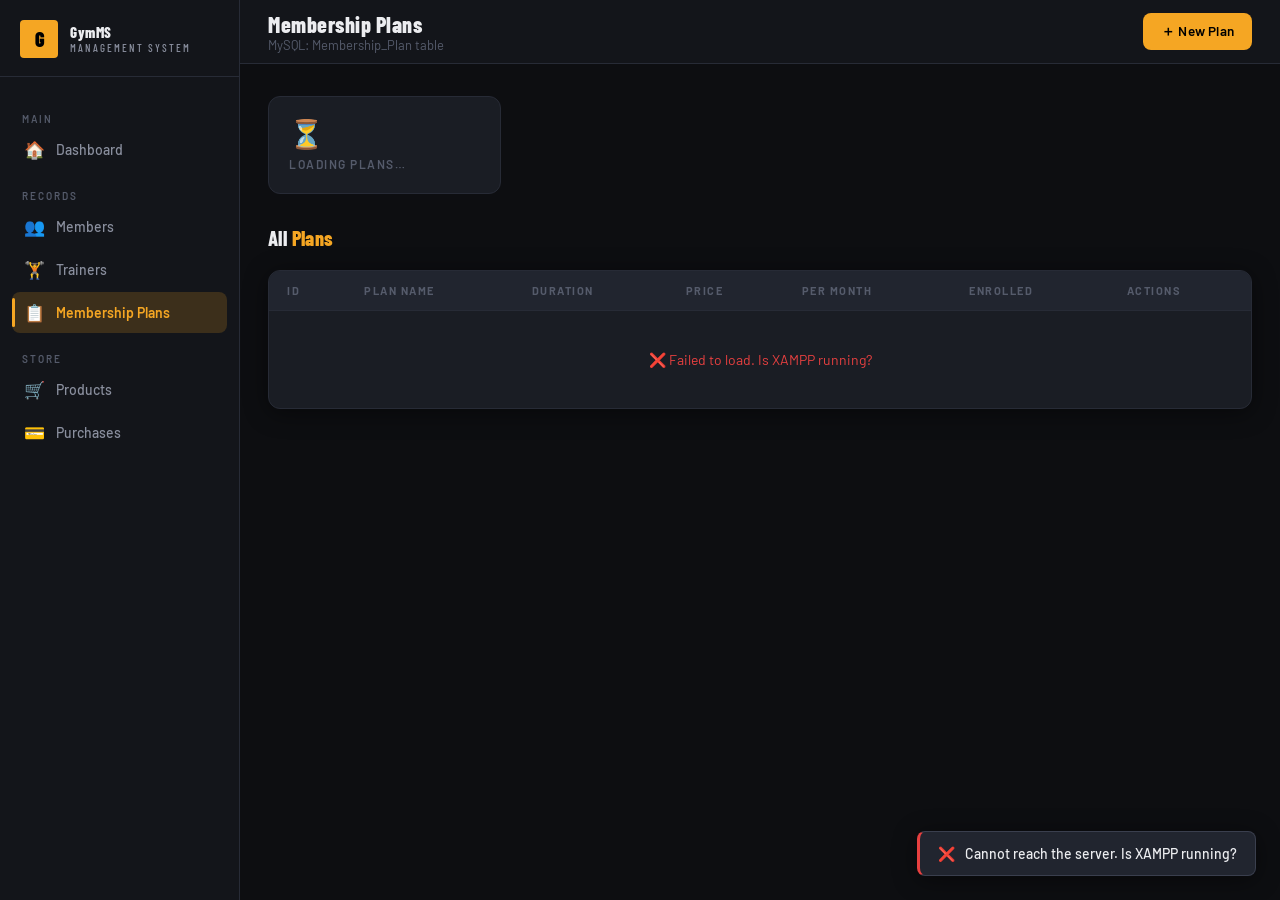
<file: frontend/pages/plans.html>
<!DOCTYPE html>
<html lang="en">
<head>
  <meta charset="UTF-8" />
  <meta name="viewport" content="width=device-width, initial-scale=1.0" />
  <title>Membership Plans — GymMS</title>
  <link rel="stylesheet" href="../css/style.css" />
</head>
<body>

  <aside class="sidebar">
    <div class="sidebar-logo">
      <div class="logo-icon">G</div>
      <div class="logo-text">GymMS <span>Management System</span></div>
    </div>
    <nav class="sidebar-nav">
      <div class="nav-label">Main</div>
      <a class="nav-item" href="../index.html"><span class="nav-icon">🏠</span> Dashboard</a>
      <div class="nav-label">Records</div>
      <a class="nav-item" href="members.html"><span class="nav-icon">👥</span> Members</a>
      <a class="nav-item" href="trainers.html"><span class="nav-icon">🏋️</span> Trainers</a>
      <a class="nav-item active" href="plans.html"><span class="nav-icon">📋</span> Membership Plans</a>
      <div class="nav-label">Store</div>
      <a class="nav-item" href="products.html"><span class="nav-icon">🛒</span> Products</a>
      <a class="nav-item" href="purchases.html"><span class="nav-icon">💳</span> Purchases</a>
    </nav>
  </aside>

  <div class="main-wrap">
    <header class="topbar">
      <div>
        <div class="topbar-title">Membership Plans</div>
        <div class="topbar-subtitle">MySQL: Membership_Plan table</div>
      </div>
      <div class="topbar-right">
        <button class="btn btn-primary" onclick="openModal('add-modal')">＋ New Plan</button>
      </div>
    </header>

    <main class="page-content">

      <!-- Plan Cards -->
      <div id="plan-cards" style="display:grid;grid-template-columns:repeat(auto-fill,minmax(220px,1fr));gap:18px;margin-bottom:32px">
        <div class="stat-card"><div class="stat-icon">⏳</div><div class="stat-label">Loading plans…</div></div>
      </div>

      <div class="section-header">
        <span class="section-title">All <span>Plans</span></span>
      </div>
      <div class="table-wrap">
        <table id="plans-table">
          <thead>
            <tr><th>ID</th><th>Plan Name</th><th>Duration</th><th>Price</th><th>Per Month</th><th>Enrolled</th><th>Actions</th></tr>
          </thead>
          <tbody id="plans-tbody">
            <tr><td colspan="7" style="text-align:center;padding:40px;color:var(--text-muted)">⏳ Loading…</td></tr>
          </tbody>
        </table>
      </div>
    </main>
  </div>

  <!-- Add Modal -->
  <div class="modal-overlay" id="add-modal">
    <div class="modal">
      <div class="modal-header">
        <span class="modal-title">Create Membership Plan</span>
        <button class="modal-close" onclick="closeModal('add-modal')">✕</button>
      </div>
      <div class="form-grid">
        <div class="form-group full-width"><label>Plan Name *</label><input type="text" id="f-name" placeholder="e.g. Quarterly" /></div>
        <div class="form-group"><label>Duration (months) *</label><input type="number" id="f-dur" min="1" max="24" placeholder="3" /></div>
        <div class="form-group"><label>Price (₹) *</label><input type="number" id="f-price" min="0" placeholder="2500" /></div>
      </div>
      <div class="form-actions">
        <button class="btn btn-primary" onclick="addPlan()">Save Plan</button>
        <button class="btn btn-ghost" onclick="closeModal('add-modal')">Cancel</button>
      </div>
    </div>
  </div>

  <!-- Edit Modal -->
  <div class="modal-overlay" id="edit-modal">
    <div class="modal">
      <div class="modal-header">
        <span class="modal-title">Edit Plan</span>
        <button class="modal-close" onclick="closeModal('edit-modal')">✕</button>
      </div>
      <input type="hidden" id="ef-id" />
      <div class="form-grid">
        <div class="form-group full-width"><label>Plan Name *</label><input type="text" id="ef-name" /></div>
        <div class="form-group"><label>Duration (months) *</label><input type="number" id="ef-dur" min="1" /></div>
        <div class="form-group"><label>Price (₹) *</label><input type="number" id="ef-price" min="0" /></div>
      </div>
      <div class="form-actions">
        <button class="btn btn-primary" onclick="saveEdit()">Update Plan</button>
        <button class="btn btn-ghost" onclick="closeModal('edit-modal')">Cancel</button>
      </div>
    </div>
  </div>

  <script src="../js/app.js"></script>
  <script>
    const PLAN_COLORS = ['var(--accent)','var(--accent-green)','var(--accent-blue)','var(--accent-red)','#c084fc'];
    const PLAN_ICONS  = ['🥉','🥈','🥇','💎','🌟'];

    async function loadPlans() {
      const res = await apiGet('plans');
      if (!res.success) {
        document.getElementById('plans-tbody').innerHTML =
          `<tr><td colspan="7" style="text-align:center;padding:40px;color:var(--accent-red)">❌ Failed to load. Is XAMPP running?</td></tr>`;
        return;
      }

      /* Cards */
      document.getElementById('plan-cards').innerHTML = res.data.length
        ? res.data.map((p, i) => {
          const color    = PLAN_COLORS[i % PLAN_COLORS.length];
          const perMonth = Math.round(p.price / p.duration_months);
          return `
            <div class="stat-card" style="border-top:3px solid ${color}">
              <div style="font-size:34px">${PLAN_ICONS[i % PLAN_ICONS.length]}</div>
              <div class="font-display" style="font-size:28px;font-weight:900;color:${color}">${fmt.currency(p.price)}</div>
              <div class="fw-bold" style="font-size:17px">${p.plan_name}</div>
              <div style="font-size:12px;color:var(--text-secondary)">${p.duration_months} month${p.duration_months>1?'s':''} · ${fmt.currency(perMonth)}/mo</div>
              <div style="font-size:12px;color:var(--text-muted);margin-top:4px">👥 ${p.enrolled_members || 0} enrolled</div>
            </div>`;
        }).join('')
        : '<div class="empty-state"><div class="empty-icon">📋</div><p>No plans yet.</p></div>';

      /* Table */
      document.getElementById('plans-tbody').innerHTML = res.data.length
        ? res.data.map((p, i) => {
          const perMonth = Math.round(p.price / p.duration_months);
          return `
            <tr>
              <td class="td-muted">${p.membership_id}</td>
              <td class="fw-bold">${p.plan_name}</td>
              <td>${p.duration_months} month${p.duration_months>1?'s':''}</td>
              <td class="text-accent fw-bold font-display" style="font-size:16px">${fmt.currency(p.price)}</td>
              <td class="td-muted">${fmt.currency(perMonth)}</td>
              <td><span class="badge badge-green">${p.enrolled_members || 0} members</span></td>
              <td>
                <div class="td-actions">
                  <button class="btn btn-ghost btn-sm" onclick='editPlan(${JSON.stringify(p)})'>✏️ Edit</button>
                  <button class="btn btn-danger btn-sm" onclick="deletePlan(${p.membership_id},'${p.plan_name}')">🗑 Delete</button>
                </div>
              </td>
            </tr>`;
        }).join('')
        : `<tr><td colspan="7"><div class="empty-state"><p>No plans.</p></div></td></tr>`;
    }

    async function addPlan() {
      const name  = document.getElementById('f-name').value.trim();
      const dur   = +document.getElementById('f-dur').value;
      const price = +document.getElementById('f-price').value;
      if (!name || !dur || !price) { showToast('Fill all fields.', 'error'); return; }
      const res = await apiPost('plans', { plan_name: name, duration_months: dur, price });
      if (res.success) {
        closeModal('add-modal');
        ['f-name','f-dur','f-price'].forEach(id => document.getElementById(id).value = '');
        showToast(res.message);
        loadPlans();
      } else showToast(res.error || 'Failed.', 'error');
    }

    function editPlan(p) {
      document.getElementById('ef-id').value    = p.membership_id;
      document.getElementById('ef-name').value  = p.plan_name;
      document.getElementById('ef-dur').value   = p.duration_months;
      document.getElementById('ef-price').value = p.price;
      openModal('edit-modal');
    }

    async function saveEdit() {
      const id   = +document.getElementById('ef-id').value;
      const name = document.getElementById('ef-name').value.trim();
      if (!name) { showToast('Plan name required.', 'error'); return; }
      const res = await apiPut('plans', {
        membership_id: id, plan_name: name,
        duration_months: +document.getElementById('ef-dur').value,
        price: +document.getElementById('ef-price').value,
      });
      if (res.success) { closeModal('edit-modal'); showToast(res.message); loadPlans(); }
      else showToast(res.error || 'Update failed.', 'error');
    }

    async function deletePlan(id, name) {
      if (!confirm(`Delete plan "${name}"?`)) return;
      const res = await apiDelete('plans', { membership_id: id });
      if (res.success) { showToast(res.message); loadPlans(); }
      else showToast(res.error, 'error');
    }

    loadPlans();
  </script>
</body>
</html>
</file>
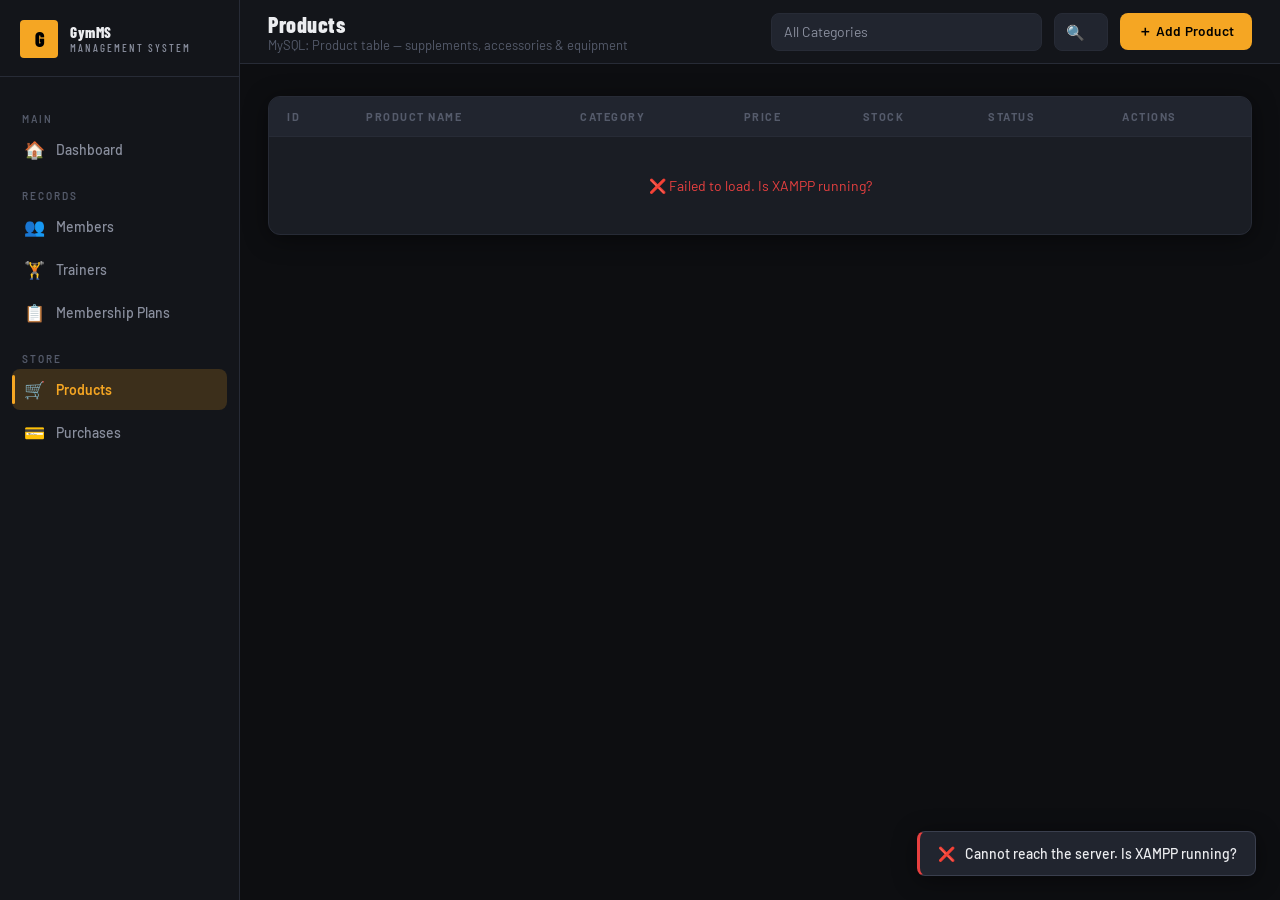
<file: frontend/pages/products.html>
<!DOCTYPE html>
<html lang="en">
<head>
  <meta charset="UTF-8" />
  <meta name="viewport" content="width=device-width, initial-scale=1.0" />
  <title>Products — GymMS</title>
  <link rel="stylesheet" href="../css/style.css" />
</head>
<body>

  <aside class="sidebar">
    <div class="sidebar-logo">
      <div class="logo-icon">G</div>
      <div class="logo-text">GymMS <span>Management System</span></div>
    </div>
    <nav class="sidebar-nav">
      <div class="nav-label">Main</div>
      <a class="nav-item" href="../index.html"><span class="nav-icon">🏠</span> Dashboard</a>
      <div class="nav-label">Records</div>
      <a class="nav-item" href="members.html"><span class="nav-icon">👥</span> Members</a>
      <a class="nav-item" href="trainers.html"><span class="nav-icon">🏋️</span> Trainers</a>
      <a class="nav-item" href="plans.html"><span class="nav-icon">📋</span> Membership Plans</a>
      <div class="nav-label">Store</div>
      <a class="nav-item active" href="products.html"><span class="nav-icon">🛒</span> Products</a>
      <a class="nav-item" href="purchases.html"><span class="nav-icon">💳</span> Purchases</a>
    </nav>
  </aside>

  <div class="main-wrap">
    <header class="topbar">
      <div>
        <div class="topbar-title">Products</div>
        <div class="topbar-subtitle">MySQL: Product table — supplements, accessories & equipment</div>
      </div>
      <div class="topbar-right">
        <select id="category-filter" style="height:38px;padding:0 12px;background:var(--bg-elevated);border:1px solid var(--border);border-radius:var(--radius-md);color:var(--text-secondary);font-size:14px;outline:none">
          <option value="">All Categories</option>
          <option>Supplement</option>
          <option>Nutrition</option>
          <option>Accessory</option>
          <option>Equipment</option>
        </select>
        <div class="search-bar">
          <span class="search-icon">🔍</span>
          <input type="text" id="search-input" placeholder="Search products…" />
        </div>
        <button class="btn btn-primary" onclick="openModal('add-modal')">＋ Add Product</button>
      </div>
    </header>

    <main class="page-content">
      <div class="table-wrap">
        <table id="products-table">
          <thead>
            <tr><th>ID</th><th>Product Name</th><th>Category</th><th>Price</th><th>Stock</th><th>Status</th><th>Actions</th></tr>
          </thead>
          <tbody id="products-tbody">
            <tr><td colspan="7" style="text-align:center;padding:40px;color:var(--text-muted)">⏳ Loading…</td></tr>
          </tbody>
        </table>
      </div>
    </main>
  </div>

  <!-- Add Modal -->
  <div class="modal-overlay" id="add-modal">
    <div class="modal">
      <div class="modal-header">
        <span class="modal-title">Add New Product</span>
        <button class="modal-close" onclick="closeModal('add-modal')">✕</button>
      </div>
      <div class="form-grid">
        <div class="form-group full-width"><label>Product Name *</label><input type="text" id="f-name" placeholder="e.g. Whey Protein" /></div>
        <div class="form-group">
          <label>Category *</label>
          <select id="f-cat">
            <option value="">Select…</option>
            <option>Supplement</option><option>Nutrition</option>
            <option>Accessory</option><option>Equipment</option>
          </select>
        </div>
        <div class="form-group"><label>Price (₹) *</label><input type="number" id="f-price" min="0" placeholder="2500" /></div>
        <div class="form-group"><label>Stock Quantity *</label><input type="number" id="f-stock" min="0" placeholder="10" /></div>
      </div>
      <div class="form-actions">
        <button class="btn btn-primary" onclick="addProduct()">Save Product</button>
        <button class="btn btn-ghost" onclick="closeModal('add-modal')">Cancel</button>
      </div>
    </div>
  </div>

  <!-- Edit Modal -->
  <div class="modal-overlay" id="edit-modal">
    <div class="modal">
      <div class="modal-header">
        <span class="modal-title">Edit Product</span>
        <button class="modal-close" onclick="closeModal('edit-modal')">✕</button>
      </div>
      <input type="hidden" id="ef-id" />
      <div class="form-grid">
        <div class="form-group full-width"><label>Product Name *</label><input type="text" id="ef-name" /></div>
        <div class="form-group">
          <label>Category *</label>
          <select id="ef-cat">
            <option>Supplement</option><option>Nutrition</option>
            <option>Accessory</option><option>Equipment</option>
          </select>
        </div>
        <div class="form-group"><label>Price (₹) *</label><input type="number" id="ef-price" min="0" /></div>
        <div class="form-group"><label>Stock Quantity *</label><input type="number" id="ef-stock" min="0" /></div>
      </div>
      <div class="form-actions">
        <button class="btn btn-primary" onclick="saveEdit()">Update Product</button>
        <button class="btn btn-ghost" onclick="closeModal('edit-modal')">Cancel</button>
      </div>
    </div>
  </div>

  <script src="../js/app.js"></script>
  <script>
    const CAT_ICONS  = {Supplement:'💊', Nutrition:'🥗', Accessory:'🧤', Equipment:'🏋️'};
    const CAT_BADGE  = {Supplement:'badge-green', Nutrition:'badge-blue', Accessory:'badge-amber', Equipment:'badge-red'};

    function stockBadge(qty) {
      if (qty === 0) return '<span class="badge badge-red">Out of Stock</span>';
      if (qty < 10)  return `<span class="badge badge-amber">Low — ${qty}</span>`;
      return `<span class="badge badge-green">In Stock — ${qty}</span>`;
    }

    let allProducts = [];

    async function loadProducts() {
      const res = await apiGet('products');
      if (!res.success) {
        document.getElementById('products-tbody').innerHTML =
          `<tr><td colspan="7" style="text-align:center;padding:40px;color:var(--accent-red)">❌ Failed to load. Is XAMPP running?</td></tr>`;
        return;
      }
      allProducts = res.data;
      renderTable();
    }

    function renderTable() {
      const search  = document.getElementById('search-input').value.toLowerCase();
      const catFil  = document.getElementById('category-filter').value;
      let filtered  = allProducts;
      if (catFil)   filtered = filtered.filter(p => p.category === catFil);
      if (search)   filtered = filtered.filter(p => p.product_name.toLowerCase().includes(search));

      document.getElementById('products-tbody').innerHTML = filtered.length
        ? filtered.map(p => `
            <tr>
              <td class="td-muted">${p.product_id}</td>
              <td class="fw-bold">${CAT_ICONS[p.category]||'📦'} ${p.product_name}</td>
              <td><span class="badge ${CAT_BADGE[p.category]||'badge-blue'}">${p.category}</span></td>
              <td class="text-accent fw-bold font-display" style="font-size:16px">${fmt.currency(p.price)}</td>
              <td class="td-muted">${p.stock_quantity}</td>
              <td>${stockBadge(+p.stock_quantity)}</td>
              <td>
                <div class="td-actions">
                  <button class="btn btn-ghost btn-sm" onclick='editProduct(${JSON.stringify(p)})'>✏️ Edit</button>
                  <button class="btn btn-danger btn-sm" onclick="deleteProduct(${p.product_id},'${p.product_name}')">🗑 Delete</button>
                </div>
              </td>
            </tr>`).join('')
        : `<tr><td colspan="7"><div class="empty-state"><div class="empty-icon">🛒</div><p>No products found.</p></div></td></tr>`;
    }

    document.getElementById('search-input').addEventListener('input', renderTable);
    document.getElementById('category-filter').addEventListener('change', renderTable);

    async function addProduct() {
      const name  = document.getElementById('f-name').value.trim();
      const cat   = document.getElementById('f-cat').value;
      const price = +document.getElementById('f-price').value;
      const stock = +document.getElementById('f-stock').value;
      if (!name || !cat || !price) { showToast('Fill all required fields.', 'error'); return; }
      const res = await apiPost('products', { product_name: name, category: cat, price, stock_quantity: stock });
      if (res.success) {
        closeModal('add-modal');
        ['f-name','f-price','f-stock'].forEach(id => document.getElementById(id).value = '');
        document.getElementById('f-cat').value = '';
        showToast(res.message);
        loadProducts();
      } else showToast(res.error || 'Failed.', 'error');
    }

    function editProduct(p) {
      document.getElementById('ef-id').value    = p.product_id;
      document.getElementById('ef-name').value  = p.product_name;
      document.getElementById('ef-cat').value   = p.category;
      document.getElementById('ef-price').value = p.price;
      document.getElementById('ef-stock').value = p.stock_quantity;
      openModal('edit-modal');
    }

    async function saveEdit() {
      const id   = +document.getElementById('ef-id').value;
      const name = document.getElementById('ef-name').value.trim();
      if (!name) { showToast('Product name required.', 'error'); return; }
      const res = await apiPut('products', {
        product_id: id, product_name: name,
        category: document.getElementById('ef-cat').value,
        price: +document.getElementById('ef-price').value,
        stock_quantity: +document.getElementById('ef-stock').value,
      });
      if (res.success) { closeModal('edit-modal'); showToast(res.message); loadProducts(); }
      else showToast(res.error || 'Update failed.', 'error');
    }

    async function deleteProduct(id, name) {
      if (!confirm(`Delete "${name}"?`)) return;
      const res = await apiDelete('products', { product_id: id });
      if (res.success) { showToast(res.message); loadProducts(); }
      else showToast(res.error, 'error');
    }

    loadProducts();
  </script>
</body>
</html>
</file>
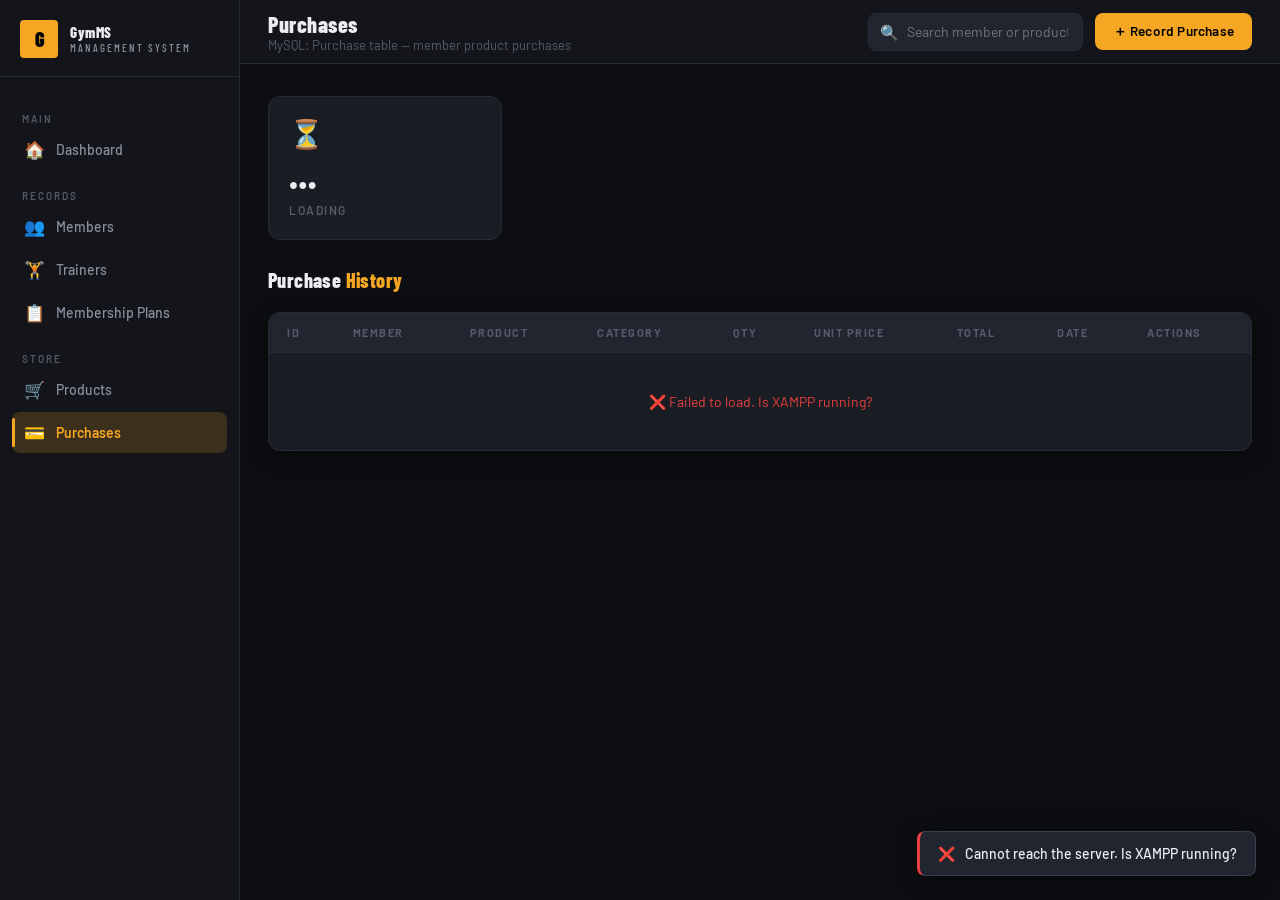
<file: frontend/pages/purchases.html>
<!DOCTYPE html>
<html lang="en">
<head>
  <meta charset="UTF-8" />
  <meta name="viewport" content="width=device-width, initial-scale=1.0" />
  <title>Purchases — GymMS</title>
  <link rel="stylesheet" href="../css/style.css" />
</head>
<body>

  <aside class="sidebar">
    <div class="sidebar-logo">
      <div class="logo-icon">G</div>
      <div class="logo-text">GymMS <span>Management System</span></div>
    </div>
    <nav class="sidebar-nav">
      <div class="nav-label">Main</div>
      <a class="nav-item" href="../index.html"><span class="nav-icon">🏠</span> Dashboard</a>
      <div class="nav-label">Records</div>
      <a class="nav-item" href="members.html"><span class="nav-icon">👥</span> Members</a>
      <a class="nav-item" href="trainers.html"><span class="nav-icon">🏋️</span> Trainers</a>
      <a class="nav-item" href="plans.html"><span class="nav-icon">📋</span> Membership Plans</a>
      <div class="nav-label">Store</div>
      <a class="nav-item" href="products.html"><span class="nav-icon">🛒</span> Products</a>
      <a class="nav-item active" href="purchases.html"><span class="nav-icon">💳</span> Purchases</a>
    </nav>
  </aside>

  <div class="main-wrap">
    <header class="topbar">
      <div>
        <div class="topbar-title">Purchases</div>
        <div class="topbar-subtitle">MySQL: Purchase table — member product purchases</div>
      </div>
      <div class="topbar-right">
        <div class="search-bar">
          <span class="search-icon">🔍</span>
          <input type="text" id="search-input" placeholder="Search member or product…" />
        </div>
        <button class="btn btn-primary" onclick="openRecordModal()">＋ Record Purchase</button>
      </div>
    </header>

    <main class="page-content">

      <!-- Revenue Stats -->
      <div class="stats-grid" id="revenue-stats" style="margin-bottom:28px">
        <div class="stat-card"><div class="stat-icon">⏳</div><div class="stat-value">…</div><div class="stat-label">Loading</div></div>
      </div>

      <div class="section-header">
        <span class="section-title">Purchase <span>History</span></span>
      </div>
      <div class="table-wrap">
        <table id="purchases-table">
          <thead>
            <tr><th>ID</th><th>Member</th><th>Product</th><th>Category</th><th>Qty</th><th>Unit Price</th><th>Total</th><th>Date</th><th>Actions</th></tr>
          </thead>
          <tbody id="purchases-tbody">
            <tr><td colspan="9" style="text-align:center;padding:40px;color:var(--text-muted)">⏳ Loading…</td></tr>
          </tbody>
        </table>
      </div>
    </main>
  </div>

  <!-- Record Purchase Modal -->
  <div class="modal-overlay" id="add-modal">
    <div class="modal">
      <div class="modal-header">
        <span class="modal-title">Record Purchase</span>
        <button class="modal-close" onclick="closeModal('add-modal')">✕</button>
      </div>
      <div class="form-grid">
        <div class="form-group full-width">
          <label>Member *</label>
          <select id="f-member"><option value="">Loading members…</option></select>
        </div>
        <div class="form-group full-width">
          <label>Product *</label>
          <select id="f-product" onchange="updatePreview()"><option value="">Loading products…</option></select>
        </div>
        <div class="form-group">
          <label>Quantity *</label>
          <input type="number" id="f-qty" min="1" value="1" oninput="updatePreview()" />
        </div>
        <div class="form-group">
          <label>Purchase Date *</label>
          <input type="date" id="f-date" />
        </div>
        <!-- Live preview -->
        <div class="form-group full-width" id="price-preview"
          style="display:none;background:var(--bg-elevated);border:1px solid var(--border);border-radius:var(--radius-md);padding:14px">
          <div style="font-size:11px;text-transform:uppercase;letter-spacing:1px;color:var(--text-muted);margin-bottom:6px">Order Preview</div>
          <div style="display:flex;justify-content:space-between;align-items:center">
            <span id="preview-label" style="font-size:14px;color:var(--text-secondary)"></span>
            <span id="preview-total" class="font-display text-accent" style="font-size:26px;font-weight:900"></span>
          </div>
          <div id="preview-stock" style="font-size:12px;color:var(--text-muted);margin-top:4px"></div>
        </div>
      </div>
      <div class="form-actions">
        <button class="btn btn-primary" onclick="recordPurchase()">Confirm Purchase</button>
        <button class="btn btn-ghost" onclick="closeModal('add-modal')">Cancel</button>
      </div>
    </div>
  </div>

  <script src="../js/app.js"></script>
  <script>
    document.getElementById('f-date').value = new Date().toISOString().split('T')[0];

    /* Cache products for price preview */
    let productCache = [];

    async function openRecordModal() {
      /* Load fresh members and products from MySQL */
      const [mRes, pRes] = await Promise.all([apiGet('members'), apiGet('products')]);

      document.getElementById('f-member').innerHTML =
        (mRes.data || []).map(m => `<option value="${m.member_id}">${m.name}</option>`).join('') ||
        '<option value="">No members found</option>';

      productCache = pRes.data || [];
      document.getElementById('f-product').innerHTML =
        productCache.map(p =>
          `<option value="${p.product_id}" data-price="${p.price}" data-stock="${p.stock_quantity}">
            ${p.product_name} — ${fmt.currency(p.price)} (stock: ${p.stock_quantity})
          </option>`
        ).join('') || '<option value="">No products found</option>';

      updatePreview();
      openModal('add-modal');
    }

    function updatePreview() {
      const sel   = document.getElementById('f-product');
      const opt   = sel.options[sel.selectedIndex];
      const qty   = +document.getElementById('f-qty').value || 1;
      const price = +(opt?.dataset.price || 0);
      const stock = +(opt?.dataset.stock || 0);
      if (!price) { document.getElementById('price-preview').style.display = 'none'; return; }
      document.getElementById('price-preview').style.display = 'block';
      document.getElementById('preview-label').textContent   = `${qty} × ${fmt.currency(price)}`;
      document.getElementById('preview-total').textContent   = fmt.currency(qty * price);
      document.getElementById('preview-stock').textContent   = `Available stock: ${stock}`;
      document.getElementById('preview-stock').style.color   = stock < qty ? 'var(--accent-red)' : 'var(--text-muted)';
    }

    async function loadPurchases() {
      const res = await apiGet('purchases');
      if (!res.success) {
        document.getElementById('purchases-tbody').innerHTML =
          `<tr><td colspan="9" style="text-align:center;padding:40px;color:var(--accent-red)">❌ Failed to load. Is XAMPP running?</td></tr>`;
        return;
      }

      /* Revenue stats */
      const total = res.summary?.total_revenue || 0;
      const count = res.summary?.total_purchases || 0;
      const totalQty = res.data.reduce((s,p) => s + +p.quantity, 0);
      document.getElementById('revenue-stats').innerHTML = [
        { icon:'💳', value: count,              label:'Total Purchases' },
        { icon:'💰', value: fmt.currency(total), label:'Total Revenue'  },
        { icon:'📦', value: totalQty,            label:'Units Sold'     },
      ].map(s => `
        <div class="stat-card">
          <div class="stat-icon">${s.icon}</div>
          <div class="stat-value">${s.value}</div>
          <div class="stat-label">${s.label}</div>
        </div>`).join('');

      /* Table */
      document.getElementById('purchases-tbody').innerHTML = res.data.length
        ? res.data.map(p => `
            <tr>
              <td class="td-muted">${p.purchase_id}</td>
              <td class="fw-bold">${p.member_name}</td>
              <td>${p.product_name}</td>
              <td><span class="badge badge-blue">${p.category}</span></td>
              <td class="td-muted">×${p.quantity}</td>
              <td class="td-muted">${fmt.currency(p.unit_price)}</td>
              <td class="text-green fw-bold font-display" style="font-size:16px">${fmt.currency(p.total_price)}</td>
              <td class="td-muted">${fmt.date(p.purchase_date)}</td>
              <td>
                <button class="btn btn-danger btn-sm" onclick="deletePurchase(${p.purchase_id})">🗑</button>
              </td>
            </tr>`).join('')
        : `<tr><td colspan="9"><div class="empty-state">
            <div class="empty-icon">💳</div><p>No purchases yet.</p></div></td></tr>`;

      setupTableSearch('search-input', 'purchases-table');
    }

    async function recordPurchase() {
      const memberId  = +document.getElementById('f-member').value;
      const sel       = document.getElementById('f-product');
      const productId = +sel.value;
      const qty       = +document.getElementById('f-qty').value;
      const date      = document.getElementById('f-date').value;
      const stock     = +(sel.options[sel.selectedIndex]?.dataset.stock || 0);

      if (!memberId || !productId || !qty || !date) {
        showToast('Fill all fields.', 'error'); return;
      }
      if (qty > stock) {
        showToast(`Only ${stock} units in stock!`, 'error'); return;
      }

      const res = await apiPost('purchases', {
        member_id: memberId, product_id: productId,
        quantity: qty, purchase_date: date,
      });

      if (res.success) {
        closeModal('add-modal');
        document.getElementById('f-qty').value = 1;
        showToast(res.message);
        loadPurchases();
      } else showToast(res.error || 'Failed.', 'error');
    }

    async function deletePurchase(id) {
      if (!confirm('Delete this purchase? Stock will be restored.')) return;
      const res = await apiDelete('purchases', { purchase_id: id });
      if (res.success) { showToast(res.message); loadPurchases(); }
      else showToast(res.error, 'error');
    }

    loadPurchases();
  </script>
</body>
</html>
</file>
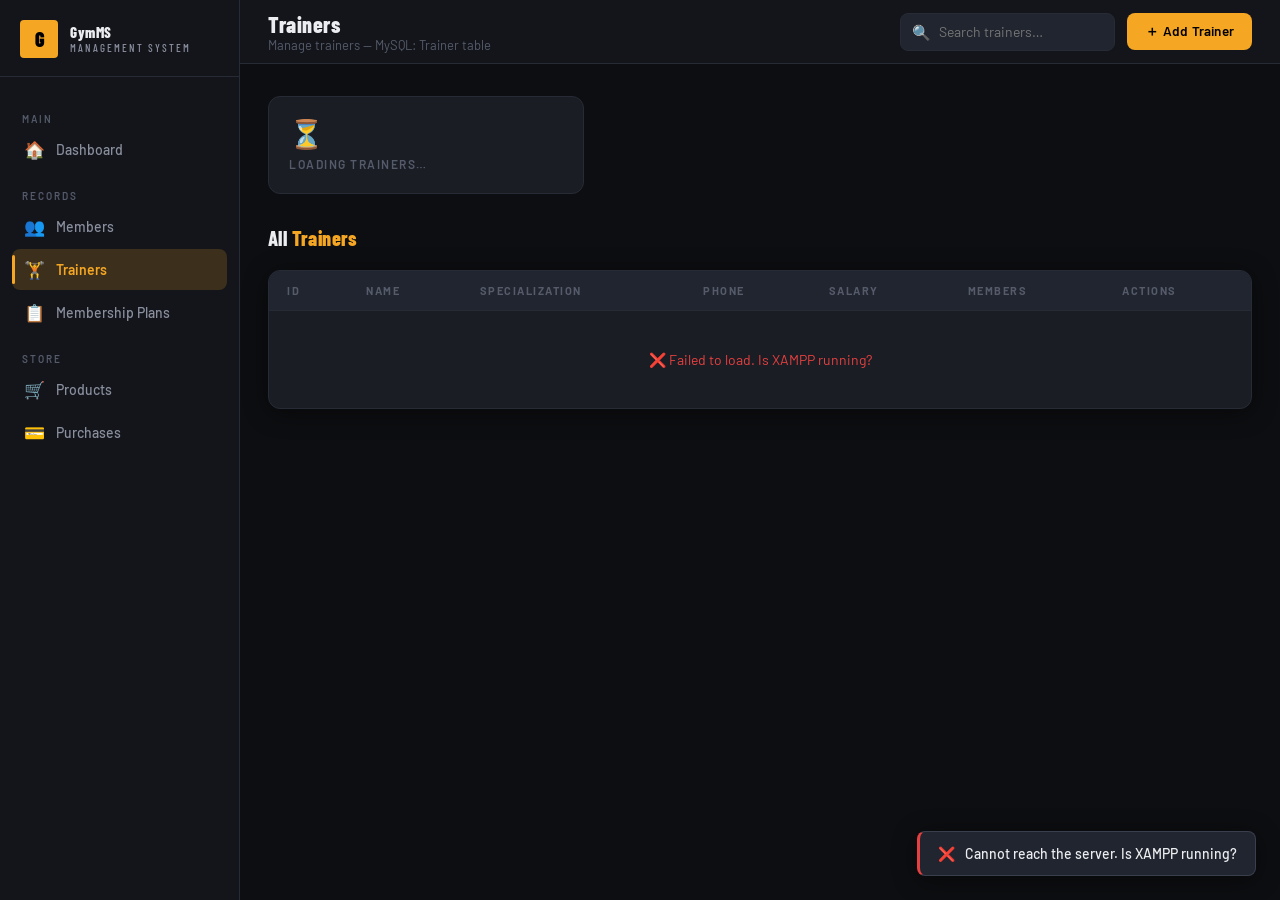
<file: frontend/pages/trainers.html>
<!DOCTYPE html>
<html lang="en">
<head>
  <meta charset="UTF-8" />
  <meta name="viewport" content="width=device-width, initial-scale=1.0" />
  <title>Trainers — GymMS</title>
  <link rel="stylesheet" href="../css/style.css" />
</head>
<body>

  <aside class="sidebar">
    <div class="sidebar-logo">
      <div class="logo-icon">G</div>
      <div class="logo-text">GymMS <span>Management System</span></div>
    </div>
    <nav class="sidebar-nav">
      <div class="nav-label">Main</div>
      <a class="nav-item" href="../index.html"><span class="nav-icon">🏠</span> Dashboard</a>
      <div class="nav-label">Records</div>
      <a class="nav-item" href="members.html"><span class="nav-icon">👥</span> Members</a>
      <a class="nav-item active" href="trainers.html"><span class="nav-icon">🏋️</span> Trainers</a>
      <a class="nav-item" href="plans.html"><span class="nav-icon">📋</span> Membership Plans</a>
      <div class="nav-label">Store</div>
      <a class="nav-item" href="products.html"><span class="nav-icon">🛒</span> Products</a>
      <a class="nav-item" href="purchases.html"><span class="nav-icon">💳</span> Purchases</a>
    </nav>
  </aside>

  <div class="main-wrap">
    <header class="topbar">
      <div>
        <div class="topbar-title">Trainers</div>
        <div class="topbar-subtitle">Manage trainers — MySQL: Trainer table</div>
      </div>
      <div class="topbar-right">
        <div class="search-bar">
          <span class="search-icon">🔍</span>
          <input type="text" id="search-input" placeholder="Search trainers…" />
        </div>
        <button class="btn btn-primary" onclick="openModal('add-modal')">＋ Add Trainer</button>
      </div>
    </header>

    <main class="page-content">

      <!-- Trainer Cards -->
      <div id="trainer-cards" style="display:grid;grid-template-columns:repeat(auto-fill,minmax(240px,1fr));gap:18px;margin-bottom:32px">
        <div class="stat-card"><div class="stat-icon">⏳</div><div class="stat-label">Loading trainers…</div></div>
      </div>

      <div class="section-header">
        <span class="section-title">All <span>Trainers</span></span>
      </div>
      <div class="table-wrap">
        <table id="trainers-table">
          <thead>
            <tr><th>ID</th><th>Name</th><th>Specialization</th><th>Phone</th><th>Salary</th><th>Members</th><th>Actions</th></tr>
          </thead>
          <tbody id="trainers-tbody">
            <tr><td colspan="7" style="text-align:center;padding:40px;color:var(--text-muted)">⏳ Loading…</td></tr>
          </tbody>
        </table>
      </div>
    </main>
  </div>

  <!-- Add Modal -->
  <div class="modal-overlay" id="add-modal">
    <div class="modal">
      <div class="modal-header">
        <span class="modal-title">Add New Trainer</span>
        <button class="modal-close" onclick="closeModal('add-modal')">✕</button>
      </div>
      <div class="form-grid">
        <div class="form-group full-width"><label>Full Name *</label><input typ<input
  type="tel"
  id="ef-phone"
  maxlength="10"
  pattern="[0-9]{10}"
  inputmode="numeric"
/>e="text" id="f-name" placeholder="e.g. Rahul Sharma" /></div>
        <div class="form-group"><label>Specialization *</label><input type="text" id="f-spec" placeholder="e.g. Weight Training" /></div>
        <div class="form-group"><label>Phone</label><input
  type="tel"
  id="f-phone"
  placeholder="10-digit"
  maxlength="10"
  pattern="[0-9]{10}"
  inputmode="numeric"
/></div>
        <div class="form-group"><label>Monthly Salary (₹) *</label><input type="number" id="f-salary" min="0" placeholder="30000" /></div>
      </div>
      <div class="form-actions">
        <button class="btn btn-primary" onclick="addTrainer()">Save Trainer</button>
        <button class="btn btn-ghost" onclick="closeModal('add-modal')">Cancel</button>
      </div>
    </div>
  </div>

  <!-- Edit Modal -->
  <div class="modal-overlay" id="edit-modal">
    <div class="modal">
      <div class="modal-header">
        <span class="modal-title">Edit Trainer</span>
        <button class="modal-close" onclick="closeModal('edit-modal')">✕</button>
      </div>
      <input type="hidden" id="ef-id" />
      <div class="form-grid">
        <div class="form-group full-width"><label>Full Name *</label><input type="text" id="ef-name" /></div>
        <div class="form-group"><label>Specialization *</label><input type="text" id="ef-spec" /></div>
        <div class="form-group"><label>Phone</label></div>
        <div class="form-group"><label>Monthly Salary (₹) *</label><input type="number" id="ef-salary" min="0" /></div>
      </div>
      <div class="form-actions">
        <button class="btn btn-primary" onclick="saveEdit()">Update Trainer</button>
        <button class="btn btn-ghost" onclick="closeModal('edit-modal')">Cancel</button>
      </div>
    </div>
  </div>

  <script src="../js/app.js"></script>
  <script>
    const SPEC_ICONS = {'Weight':'💪','Cardio':'🏃','Yoga':'🧘','Zumba':'💃','HIIT':'🔥','Boxing':'🥊','Pilates':'🤸'};
    function specIcon(s) {
      for (const [k,v] of Object.entries(SPEC_ICONS)) if (s.includes(k)) return v;
      return '🏋️';
    }

    async function loadTrainers() {
      const res = await apiGet('trainers');
      if (!res.success) {
        document.getElementById('trainers-tbody').innerHTML =
          `<tr><td colspan="7" style="text-align:center;padding:40px;color:var(--accent-red)">❌ Failed to load. Is XAMPP running?</td></tr>`;
        return;
      }

      /* Cards */
      document.getElementById('trainer-cards').innerHTML = res.data.length
        ? res.data.map(t => `
            <div class="stat-card" style="gap:12px">
              <div style="font-size:34px">${specIcon(t.specialization)}</div>
              <div>
                <div class="fw-bold" style="font-size:15px;margin-bottom:3px">${t.trainer_name}</div>
                <div style="font-size:12px;color:var(--accent);font-weight:600">${t.specialization}</div>
              </div>
              <div style="display:flex;gap:14px;margin-top:4px;font-size:12px;color:var(--text-muted)">
                <span>👥 <strong style="color:var(--text-primary)">${t.member_count}</strong> members</span>
                <span>💰 <strong style="color:var(--text-primary)">${fmt.currency(t.salary)}</strong>/mo</span>
              </div>
            </div>`)
          .join('')
        : '<div class="empty-state"><div class="empty-icon">🏋️</div><p>No trainers yet.</p></div>';

      /* Table */
      document.getElementById('trainers-tbody').innerHTML = res.data.length
        ? res.data.map(t => `
            <tr>
              <td class="td-muted">${t.trainer_id}</td>
              <td class="fw-bold">${t.trainer_name}</td>
              <td><span class="badge badge-blue">${t.specialization}</span></td>
              <td class="td-muted">${t.phone || '—'}</td>
              <td class="text-green fw-bold">${fmt.currency(t.salary)}</td>
              <td><span class="badge badge-amber">${t.member_count} members</span></td>
              <td>
                <div class="td-actions">
                  <button class="btn btn-ghost btn-sm" onclick='editTrainer(${JSON.stringify(t)})'>✏️ Edit</button>
                  <button class="btn btn-danger btn-sm" onclick="deleteTrainer(${t.trainer_id},'${t.trainer_name}')">🗑 Delete</button>
                </div>
              </td>
            </tr>`).join('')
        : `<tr><td colspan="7"><div class="empty-state"><div class="empty-icon">🏋️</div><p>No trainers.</p></div></td></tr>`;

      setupTableSearch('search-input', 'trainers-table');
    }

    async function addTrainer() {
      const name   = document.getElementById('f-name').value.trim();
      const spec   = document.getElementById('f-spec').value.trim();
      const salary = +document.getElementById('f-salary').value;
      if (!name || !spec || !salary) { showToast('Fill all required fields.', 'error'); return; }

      const res = await apiPost('trainers', {
        trainer_name: name, specialization: spec,
        phone: document.getElementById('f-phone').value, salary,
      });
      if (res.success) {
        closeModal('add-modal');
        ['f-name','f-spec','f-phone','f-salary'].forEach(id => document.getElementById(id).value = '');
        showToast(res.message);
        loadTrainers();
      } else showToast(res.error || 'Failed.', 'error');
    }

    function editTrainer(t) {
      document.getElementById('ef-id').value     = t.trainer_id;
      document.getElementById('ef-name').value   = t.trainer_name;
      document.getElementById('ef-spec').value   = t.specialization;
      document.getElementById('ef-phone').value  = t.phone;
      document.getElementById('ef-salary').value = t.salary;
      openModal('edit-modal');
    }

    async function saveEdit() {
      const id   = +document.getElementById('ef-id').value;
      const name = document.getElementById('ef-name').value.trim();
      if (!name) { showToast('Name required.', 'error'); return; }
      const res = await apiPut('trainers', {
        trainer_id: id, trainer_name: name,
        specialization: document.getElementById('ef-spec').value,
        phone: document.getElementById('ef-phone').value,
        salary: +document.getElementById('ef-salary').value,
      });
      if (res.success) { closeModal('edit-modal'); showToast(res.message); loadTrainers(); }
      else showToast(res.error || 'Update failed.', 'error');
    }

    async function deleteTrainer(id, name) {
      if (!confirm(`Delete trainer "${name}"?`)) return;
      const res = await apiDelete('trainers', { trainer_id: id });
      if (res.success) { showToast(res.message); loadTrainers(); }
      else showToast(res.error, 'error');
    }

    loadTrainers();
  </script>
</body>
</html>
</file>
<file: frontend/css/style.css>
/* ============================================================
   GYM MANAGEMENT SYSTEM — Global Stylesheet
   Aesthetic: Industrial Strength — dark steel, neon amber, 
   bold condensed type, raw-edge grid
   ============================================================ */

@import url('https://fonts.googleapis.com/css2?family=Barlow+Condensed:wght@400;600;700;800;900&family=Barlow:wght@300;400;500;600&display=swap');

/* ── CSS Variables ─────────────────────────────────────────── */
:root {
  --bg-base:      #0d0e11;
  --bg-surface:   #13151a;
  --bg-card:      #1a1d24;
  --bg-elevated:  #21252f;

  --accent:       #f5a623;
  --accent-dim:   #b87a18;
  --accent-glow:  rgba(245, 166, 35, 0.18);
  --accent-red:   #e84040;
  --accent-green: #30c97e;
  --accent-blue:  #3b8de0;

  --text-primary:   #ecedf0;
  --text-secondary: #8a8f9e;
  --text-muted:     #555b6b;

  --border:       #272b36;
  --border-hover: #3a3f4e;

  --radius-sm: 4px;
  --radius-md: 8px;
  --radius-lg: 12px;

  --shadow-card: 0 4px 24px rgba(0,0,0,0.45);
  --shadow-glow: 0 0 24px rgba(245, 166, 35, 0.22);

  --font-display: 'Barlow Condensed', sans-serif;
  --font-body:    'Barlow', sans-serif;

  --sidebar-w: 240px;
  --header-h:  64px;
}

/* ── Reset & Base ───────────────────────────────────────────── */
*, *::before, *::after { box-sizing: border-box; margin: 0; padding: 0; }
html { font-size: 16px; scroll-behavior: smooth; }
body {
  font-family: var(--font-body);
  background: var(--bg-base);
  color: var(--text-primary);
  min-height: 100vh;
  display: flex;
  overflow-x: hidden;
}

a { text-decoration: none; color: inherit; }
ul { list-style: none; }
input, select, textarea, button { font-family: var(--font-body); }

/* ── Layout Shell ───────────────────────────────────────────── */
.sidebar {
  width: var(--sidebar-w);
  background: var(--bg-surface);
  border-right: 1px solid var(--border);
  display: flex;
  flex-direction: column;
  position: fixed;
  top: 0; left: 0;
  height: 100vh;
  z-index: 100;
  transition: transform 0.3s ease;
}

.main-wrap {
  margin-left: var(--sidebar-w);
  flex: 1;
  display: flex;
  flex-direction: column;
  min-height: 100vh;
}

.topbar {
  height: var(--header-h);
  background: var(--bg-surface);
  border-bottom: 1px solid var(--border);
  display: flex;
  align-items: center;
  padding: 0 28px;
  gap: 16px;
  position: sticky;
  top: 0;
  z-index: 50;
}

.page-content {
  padding: 32px 28px;
  flex: 1;
}

/* ── Sidebar Logo ───────────────────────────────────────────── */
.sidebar-logo {
  padding: 20px 20px 18px;
  border-bottom: 1px solid var(--border);
  display: flex;
  align-items: center;
  gap: 12px;
}
.sidebar-logo .logo-icon {
  width: 38px; height: 38px;
  background: var(--accent);
  border-radius: var(--radius-sm);
  display: grid;
  place-items: center;
  color: #000;
  font-size: 20px;
  font-weight: 900;
  font-family: var(--font-display);
  letter-spacing: -1px;
  flex-shrink: 0;
}
.sidebar-logo .logo-text {
  font-family: var(--font-display);
  font-weight: 800;
  font-size: 15px;
  letter-spacing: 0.5px;
  color: var(--text-primary);
  line-height: 1.2;
}
.sidebar-logo .logo-text span {
  color: var(--accent);
  display: block;
  font-size: 11px;
  font-weight: 500;
  letter-spacing: 2px;
  text-transform: uppercase;
  color: var(--text-secondary);
}

/* ── Sidebar Nav ────────────────────────────────────────────── */
.sidebar-nav {
  padding: 16px 12px;
  flex: 1;
  overflow-y: auto;
}
.nav-label {
  font-size: 10px;
  font-weight: 600;
  letter-spacing: 2px;
  text-transform: uppercase;
  color: var(--text-muted);
  padding: 8px 10px 4px;
  margin-top: 12px;
}
.nav-item {
  display: flex;
  align-items: center;
  gap: 11px;
  padding: 10px 12px;
  border-radius: var(--radius-md);
  font-size: 14px;
  font-weight: 500;
  color: var(--text-secondary);
  transition: background 0.15s, color 0.15s;
  cursor: pointer;
  margin-bottom: 2px;
  position: relative;
}
.nav-item .nav-icon { font-size: 17px; flex-shrink: 0; }
.nav-item:hover { background: var(--bg-elevated); color: var(--text-primary); }
.nav-item.active {
  background: var(--accent-glow);
  color: var(--accent);
  font-weight: 600;
}
.nav-item.active::before {
  content: '';
  position: absolute;
  left: 0; top: 6px; bottom: 6px;
  width: 3px;
  background: var(--accent);
  border-radius: 2px;
}

/* ── Topbar Elements ────────────────────────────────────────── */
.topbar-title {
  font-family: var(--font-display);
  font-size: 22px;
  font-weight: 800;
  letter-spacing: 0.5px;
  color: var(--text-primary);
}
.topbar-subtitle {
  font-size: 13px;
  color: var(--text-muted);
  font-weight: 400;
}
.topbar-right {
  margin-left: auto;
  display: flex;
  align-items: center;
  gap: 12px;
}
.topbar-badge {
  background: var(--accent-glow);
  border: 1px solid var(--accent-dim);
  color: var(--accent);
  padding: 4px 10px;
  border-radius: 20px;
  font-size: 12px;
  font-weight: 600;
  letter-spacing: 0.5px;
}

/* ── Stat Cards ─────────────────────────────────────────────── */
.stats-grid {
  display: grid;
  grid-template-columns: repeat(auto-fill, minmax(200px, 1fr));
  gap: 16px;
  margin-bottom: 32px;
}
.stat-card {
  background: var(--bg-card);
  border: 1px solid var(--border);
  border-radius: var(--radius-lg);
  padding: 22px 20px;
  display: flex;
  flex-direction: column;
  gap: 10px;
  position: relative;
  overflow: hidden;
  transition: border-color 0.2s, transform 0.2s;
}
.stat-card:hover { border-color: var(--border-hover); transform: translateY(-2px); }
.stat-card::after {
  content: '';
  position: absolute;
  top: 0; left: 0; right: 0;
  height: 2px;
  background: var(--accent);
  opacity: 0;
  transition: opacity 0.2s;
}
.stat-card:hover::after { opacity: 1; }
.stat-icon {
  font-size: 28px;
  line-height: 1;
}
.stat-value {
  font-family: var(--font-display);
  font-size: 36px;
  font-weight: 900;
  color: var(--text-primary);
  line-height: 1;
}
.stat-label {
  font-size: 12px;
  text-transform: uppercase;
  letter-spacing: 1.5px;
  color: var(--text-muted);
  font-weight: 600;
}

/* ── Section Header ─────────────────────────────────────────── */
.section-header {
  display: flex;
  align-items: center;
  justify-content: space-between;
  margin-bottom: 20px;
}
.section-title {
  font-family: var(--font-display);
  font-size: 20px;
  font-weight: 800;
  letter-spacing: 0.4px;
  color: var(--text-primary);
}
.section-title span {
  color: var(--accent);
}

/* ── Buttons ────────────────────────────────────────────────── */
.btn {
  display: inline-flex;
  align-items: center;
  gap: 7px;
  padding: 9px 18px;
  border-radius: var(--radius-md);
  font-size: 13.5px;
  font-weight: 600;
  cursor: pointer;
  border: none;
  transition: all 0.15s;
  letter-spacing: 0.2px;
  white-space: nowrap;
}
.btn-primary {
  background: var(--accent);
  color: #000;
}
.btn-primary:hover {
  background: #ffc146;
  box-shadow: var(--shadow-glow);
}
.btn-ghost {
  background: transparent;
  color: var(--text-secondary);
  border: 1px solid var(--border);
}
.btn-ghost:hover {
  background: var(--bg-elevated);
  color: var(--text-primary);
  border-color: var(--border-hover);
}
.btn-danger {
  background: transparent;
  color: var(--accent-red);
  border: 1px solid var(--accent-red);
}
.btn-danger:hover {
  background: rgba(232,64,64,0.12);
}
.btn-sm {
  padding: 6px 12px;
  font-size: 12px;
}

/* ── Table ──────────────────────────────────────────────────── */
.table-wrap {
  background: var(--bg-card);
  border: 1px solid var(--border);
  border-radius: var(--radius-lg);
  overflow: hidden;
  box-shadow: var(--shadow-card);
}
table {
  width: 100%;
  border-collapse: collapse;
}
thead th {
  background: var(--bg-elevated);
  padding: 13px 18px;
  text-align: left;
  font-size: 11px;
  text-transform: uppercase;
  letter-spacing: 1.5px;
  font-weight: 700;
  color: var(--text-muted);
  border-bottom: 1px solid var(--border);
  white-space: nowrap;
}
tbody tr {
  border-bottom: 1px solid var(--border);
  transition: background 0.12s;
}
tbody tr:last-child { border-bottom: none; }
tbody tr:hover { background: var(--bg-elevated); }
tbody td {
  padding: 13px 18px;
  font-size: 14px;
  color: var(--text-primary);
  vertical-align: middle;
}
.td-muted { color: var(--text-secondary); }
.td-actions { display: flex; gap: 6px; }

/* ── Badges / Pills ─────────────────────────────────────────── */
.badge {
  display: inline-block;
  padding: 3px 9px;
  border-radius: 20px;
  font-size: 11px;
  font-weight: 600;
  letter-spacing: 0.4px;
}
.badge-green { background: rgba(48,201,126,0.15); color: var(--accent-green); }
.badge-amber { background: rgba(245,166,35,0.15); color: var(--accent); }
.badge-red   { background: rgba(232,64,64,0.15);  color: var(--accent-red); }
.badge-blue  { background: rgba(59,141,224,0.15); color: var(--accent-blue); }

/* ── Forms ──────────────────────────────────────────────────── */
.form-card {
  background: var(--bg-card);
  border: 1px solid var(--border);
  border-radius: var(--radius-lg);
  padding: 28px 28px 24px;
  box-shadow: var(--shadow-card);
  max-width: 680px;
}
.form-grid {
  display: grid;
  grid-template-columns: 1fr 1fr;
  gap: 18px 22px;
}
.form-group { display: flex; flex-direction: column; gap: 7px; }
.form-group.full-width { grid-column: 1 / -1; }
label {
  font-size: 12px;
  font-weight: 600;
  text-transform: uppercase;
  letter-spacing: 1px;
  color: var(--text-muted);
}
input[type="text"],
input[type="number"],
input[type="date"],
input[type="tel"],
select,
textarea {
  background: var(--bg-elevated);
  border: 1px solid var(--border);
  border-radius: var(--radius-md);
  color: var(--text-primary);
  padding: 10px 14px;
  font-size: 14px;
  width: 100%;
  transition: border-color 0.15s, box-shadow 0.15s;
  outline: none;
  -webkit-appearance: none;
}
input:focus, select:focus, textarea:focus {
  border-color: var(--accent);
  box-shadow: 0 0 0 3px var(--accent-glow);
}
select option { background: var(--bg-elevated); }
textarea { resize: vertical; min-height: 80px; }
.form-actions {
  display: flex;
  gap: 12px;
  margin-top: 24px;
  padding-top: 20px;
  border-top: 1px solid var(--border);
}

/* ── Search Bar ─────────────────────────────────────────────── */
.search-bar {
  position: relative;
  flex: 1;
  max-width: 340px;
}
.search-bar input {
  padding-left: 38px;
  background: var(--bg-elevated);
  border: 1px solid var(--border);
  border-radius: var(--radius-md);
  color: var(--text-primary);
  font-size: 14px;
  width: 100%;
  height: 38px;
  outline: none;
  transition: border-color 0.15s;
}
.search-bar input:focus { border-color: var(--accent); }
.search-bar .search-icon {
  position: absolute;
  left: 12px;
  top: 50%;
  transform: translateY(-50%);
  color: var(--text-muted);
  font-size: 15px;
  pointer-events: none;
}

/* ── Modal ──────────────────────────────────────────────────── */
.modal-overlay {
  position: fixed;
  inset: 0;
  background: rgba(0,0,0,0.7);
  backdrop-filter: blur(4px);
  display: flex;
  align-items: center;
  justify-content: center;
  z-index: 200;
  opacity: 0;
  pointer-events: none;
  transition: opacity 0.2s;
}
.modal-overlay.open { opacity: 1; pointer-events: all; }
.modal {
  background: var(--bg-card);
  border: 1px solid var(--border-hover);
  border-radius: var(--radius-lg);
  padding: 28px;
  width: 100%;
  max-width: 560px;
  box-shadow: 0 20px 60px rgba(0,0,0,0.6);
  transform: translateY(16px);
  transition: transform 0.25s;
  max-height: 90vh;
  overflow-y: auto;
}
.modal-overlay.open .modal { transform: translateY(0); }
.modal-header {
  display: flex;
  align-items: center;
  justify-content: space-between;
  margin-bottom: 22px;
  padding-bottom: 16px;
  border-bottom: 1px solid var(--border);
}
.modal-title {
  font-family: var(--font-display);
  font-size: 19px;
  font-weight: 800;
  letter-spacing: 0.4px;
}
.modal-close {
  background: none;
  border: none;
  color: var(--text-muted);
  font-size: 20px;
  cursor: pointer;
  line-height: 1;
  padding: 4px;
  transition: color 0.15s;
}
.modal-close:hover { color: var(--text-primary); }

/* ── Toast Notification ─────────────────────────────────────── */
.toast-container {
  position: fixed;
  bottom: 24px;
  right: 24px;
  display: flex;
  flex-direction: column;
  gap: 10px;
  z-index: 999;
}
.toast {
  background: var(--bg-elevated);
  border: 1px solid var(--border-hover);
  border-left: 3px solid var(--accent-green);
  border-radius: var(--radius-md);
  padding: 13px 18px;
  font-size: 14px;
  font-weight: 500;
  color: var(--text-primary);
  box-shadow: var(--shadow-card);
  display: flex;
  align-items: center;
  gap: 10px;
  min-width: 240px;
  animation: slideInToast 0.25s ease forwards;
}
.toast.error { border-left-color: var(--accent-red); }
@keyframes slideInToast {
  from { transform: translateX(40px); opacity: 0; }
  to   { transform: translateX(0);    opacity: 1; }
}

/* ── Empty State ────────────────────────────────────────────── */
.empty-state {
  text-align: center;
  padding: 64px 24px;
}
.empty-state .empty-icon { font-size: 48px; margin-bottom: 16px; opacity: 0.4; }
.empty-state p { color: var(--text-secondary); font-size: 15px; }

/* ── Misc Utilities ─────────────────────────────────────────── */
.divider {
  height: 1px;
  background: var(--border);
  margin: 24px 0;
}
.text-accent { color: var(--accent); }
.text-muted  { color: var(--text-muted); }
.text-green  { color: var(--accent-green); }
.text-red    { color: var(--accent-red); }
.flex        { display: flex; align-items: center; }
.gap-8       { gap: 8px; }
.gap-12      { gap: 12px; }
.ml-auto     { margin-left: auto; }
.fw-bold     { font-weight: 700; }
.font-display { font-family: var(--font-display); }

/* ── Scrollbar ──────────────────────────────────────────────── */
::-webkit-scrollbar { width: 5px; height: 5px; }
::-webkit-scrollbar-track { background: transparent; }
::-webkit-scrollbar-thumb { background: var(--border-hover); border-radius: 4px; }
::-webkit-scrollbar-thumb:hover { background: var(--text-muted); }

/* ── Page Fade-in ───────────────────────────────────────────── */
@keyframes fadeInUp {
  from { opacity: 0; transform: translateY(18px); }
  to   { opacity: 1; transform: translateY(0); }
}
.page-content { animation: fadeInUp 0.35s ease both; }

/* ── Responsive ─────────────────────────────────────────────── */
@media (max-width: 768px) {
  .sidebar { transform: translateX(-100%); }
  .sidebar.open { transform: translateX(0); }
  .main-wrap { margin-left: 0; }
  .form-grid { grid-template-columns: 1fr; }
  .stats-grid { grid-template-columns: 1fr 1fr; }
}
</file>
